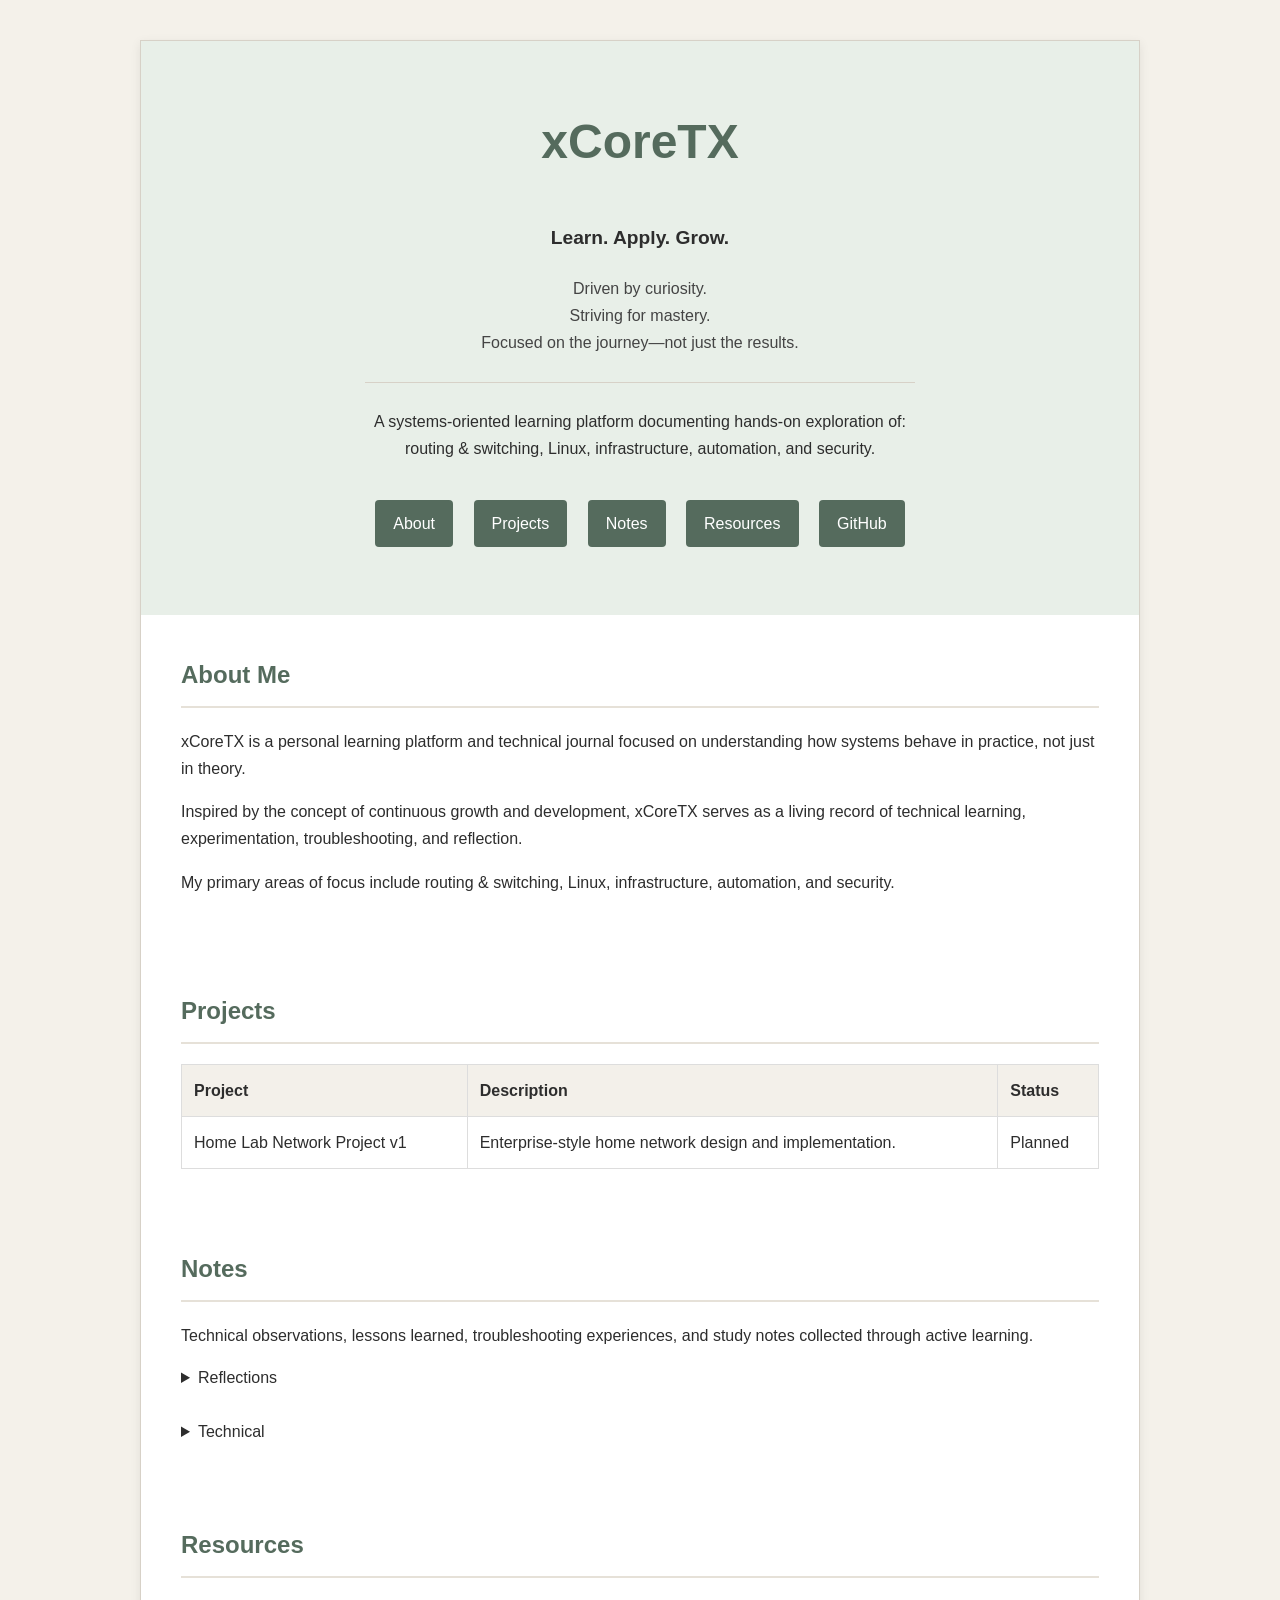
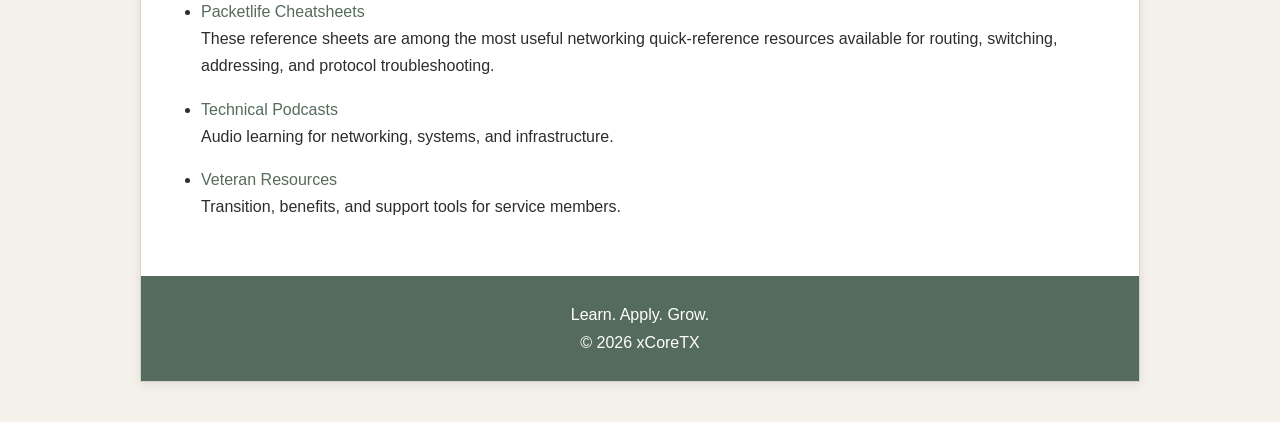
<file: index.html>
<!DOCTYPE html>
<html lang="en">
<head>
  <meta charset="UTF-8">
  <meta name="viewport" content="width=device-width, initial-scale=1.0">
  
  <title>xCoreTX</title>

  <link rel="stylesheet" href="./assets/styles.css">
</head>

<body>

  <div class="container">

    <!-- HERO -->

    <section id="hero">

      <h1>xCoreTX</h1>

      <p class="tagline">Learn. Apply. Grow.</p>

      
      <div class="motto">
        Driven by curiosity.<br>
        Striving for mastery.<br>
        Focused on the journey&mdash;not just the results.
      </div>

      <hr class="hero-divider">

      <p class="mission">
        A systems-oriented learning platform documenting
        hands-on exploration of:<br>
        routing & switching, Linux, infrastructure, automation, and security.
      </p>

      <div class="nav-buttons">
        <a href="#about">About</a>
        <a href="#projects">Projects</a>
        <a href="#notes">Notes</a>
        <a href="#resources">Resources</a>
        <a href="https://github.com/xcoretx" target="_blank" rel="noopener noreferrer">GitHub</a>
      </div>
    
    </section>

    <!-- ABOUT -->

    <section id="about">
      
      <h2>About Me</h2>

      <p>
        xCoreTX is a personal learning platform and technical journal
        focused on understanding how systems behave in practice,
        not just in theory.
      </p>

      <p>
        Inspired by the concept of continuous growth and development,
        xCoreTX serves as a living record of technical learning,
        experimentation, troubleshooting, and reflection.
      </p>

      <p>
        My primary areas of focus include routing & switching, Linux,
        infrastructure, automation, and security.
      </p>
    
    </section>

    <!-- PROJECTS -->

    <section id="projects">

      <h2>Projects</h2>

      <table class="projects-table">

        <tr>
          <th>Project</th>
          <th>Description</th>
          <th>Status</th>
        </tr>

        <tr>
          <td>Home Lab Network Project v1</td>
          <td>Enterprise-style home network design and implementation.</td>
          <td>Planned</td>
        </tr>
        
      </table>
    
    </section>

    <!-- NOTES -->

    <section id="notes">

      <h2>Notes</h2>

      <p>
        Technical observations, lessons learned, troubleshooting
        experiences, and study notes collected through active learning.
      </p>

      <!-- REFLECTIONS -->
      <details>
        <summary>Reflections</summary>
        <ul>
          <li>
            <a href="./notes/reflections/bread-as-infrastructure.html">Bread as Infrastructure</a>
          </li>
          <li>
            <a href="./notes/reflections/debugging-the-human-infrastructure.html">Debugging the Body's Network Infrastructure</a>
          </li>
          <li>
            <a href="./notes/reflections/annual-self-assessment.html">Annual Self-Assessment</a>
          </li>
        </ul>
      </details>

      <br>

      <!-- TECHNICAL -->
      <details>
        <summary>Technical</summary>
        <ul>
          <li>
            <a href="./notes/technical/dns-cloudflare.html">DNS Filtering with Cloudflare 1.1.1.1</a>
          </li>
        </ul>
      </details>

      <!--
      <ul>
        <li>CCNP Enterprise Studies</li>
        <li>Linux Administration Notes</li>
        <li>Networking Concepts</li>
        <li>Automation Experiments</li>
        <li>Security Fundamentals</li>
      </ul>
      -->
      
    </section>

    <!-- RESOURCES -->

    <section id="resources">

      <h2>Resources</h2>

      <ul>
        
        <!-- PACKETLIFE CHEAT SHEETS -->
        <li>
          <p>
            <a href="./resources/packetlife-cheatsheets.html">
              Packetlife Cheatsheets
            </a>
            <br>
            These reference sheets are among the most useful networking quick-reference
            resources available for routing, switching, addressing, and protocol troubleshooting.
          </p>
        </li>
        
        <!-- TECHNICAL PODCASTS -->
        <li>
          <p>
            <a href="./resources/technical-podcasts.html">
              Technical Podcasts
            </a>
            <br>
            Audio learning for networking, systems, and infrastructure.
          </p>
        </li>

        <!-- VETERAN RESOURCES -->        
        <li>
          <p>
            <a href="./resources/veteran-resources.html">
              Veteran Resources
            </a>
            <br>
            Transition, benefits, and support tools for service members.
          </p>
        </li>

      </ul>
    
    </section>

    <!-- FOOTER -->

    <footer>

      Learn. Apply. Grow.<br>
      &copy; 2026 xCoreTX
    
    </footer>
  
  </div>

</body>
</html>
</file>
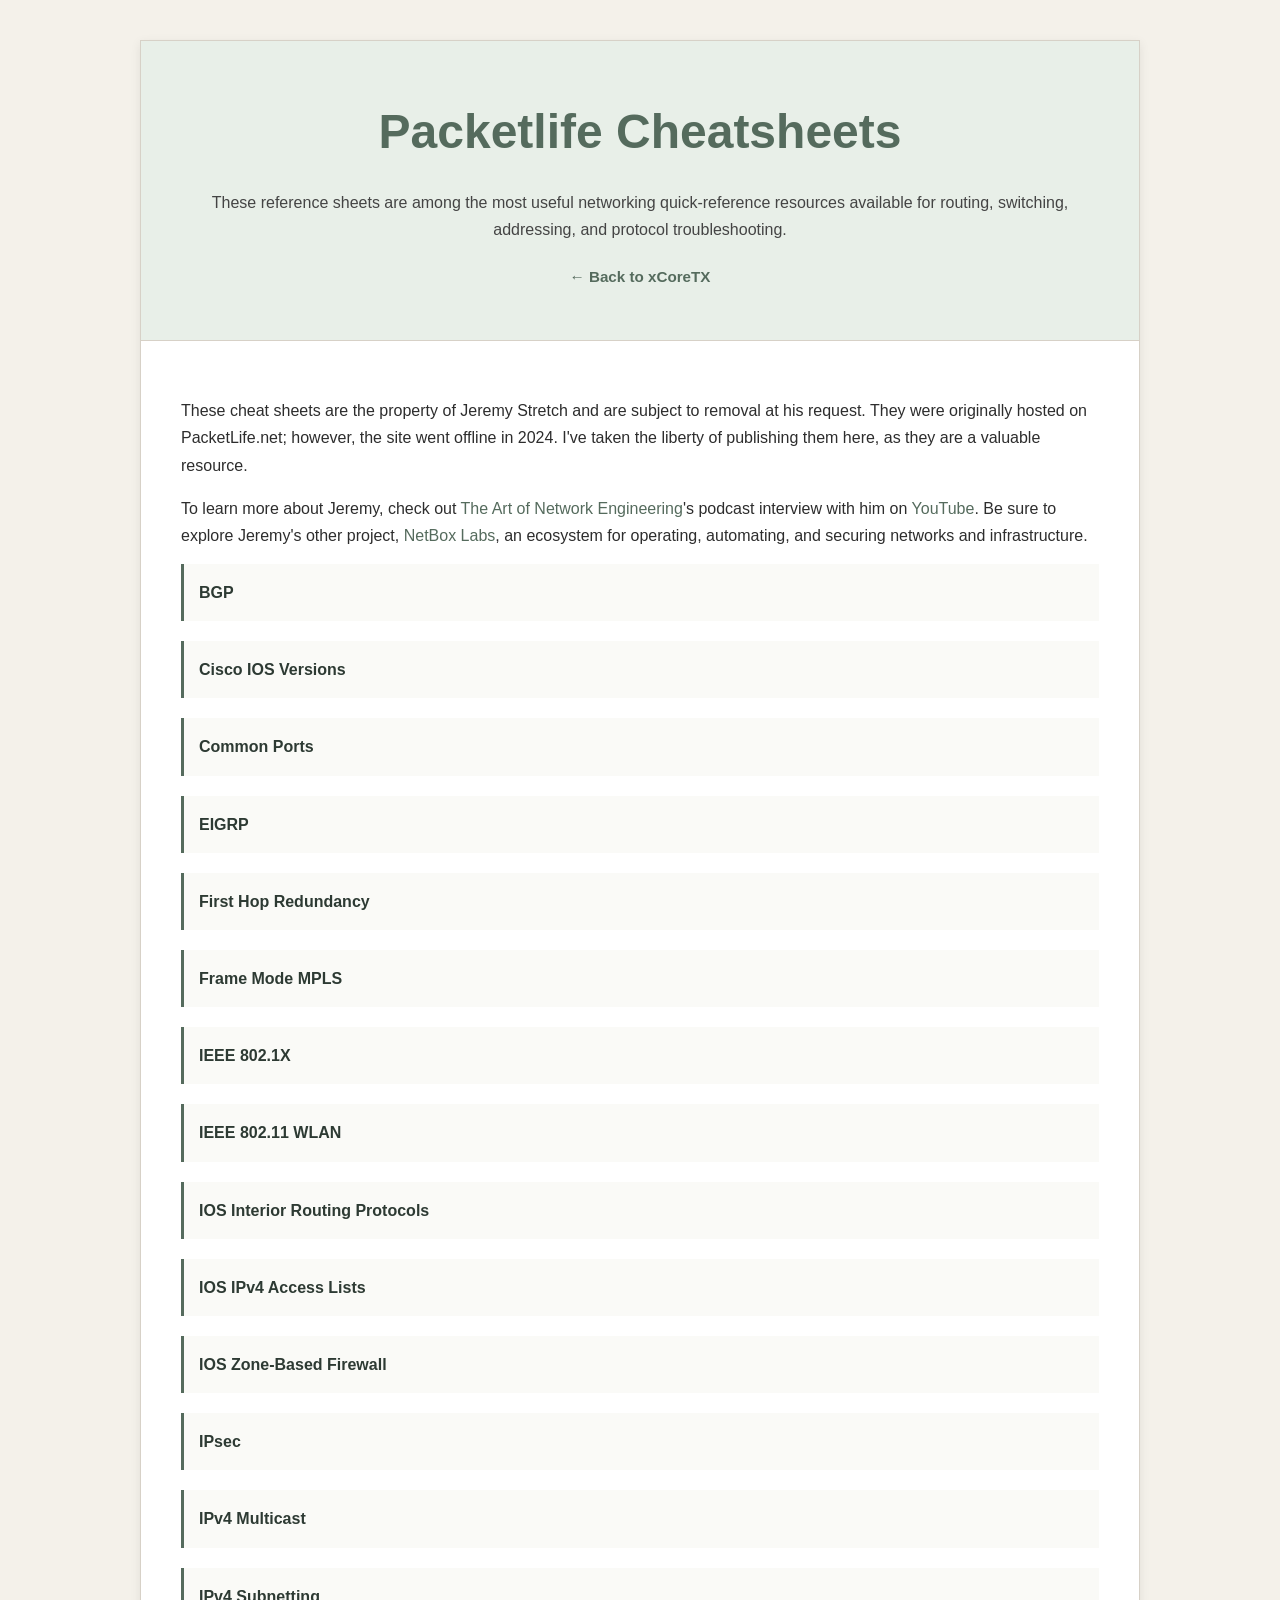
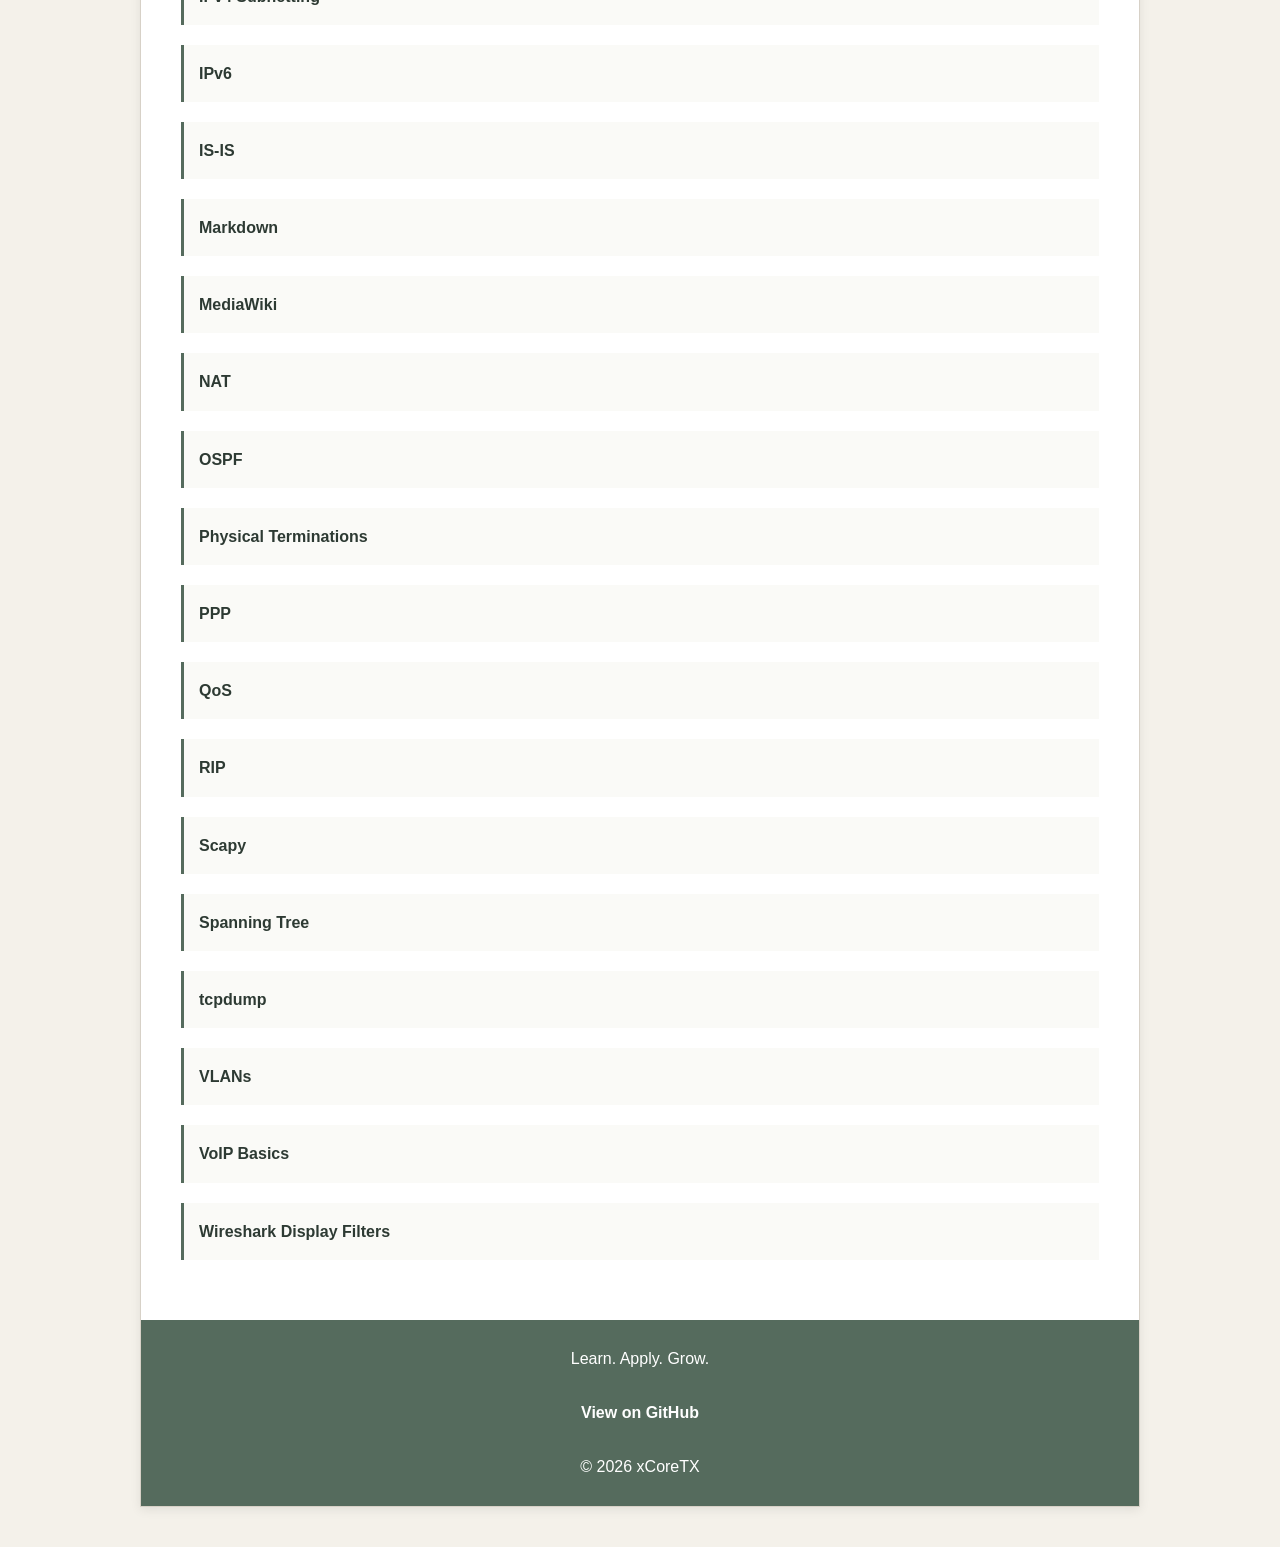
<file: resources/packetlife-cheatsheets.html>
<!DOCTYPE html>
<html lang="en">
  <head>
    <meta charset="UTF-8">
    <meta name="viewport" content="width=device-width, initial-scale=1.0">
    
    <title>Packetlife Cheatsheets | xCoreTX</title>
    
    <link rel="stylesheet" href="../assets/styles.css">
  
  </head>
  
  <body>
    
    <div class="container">
      
      <header class="page-header">
        <h1>Packetlife Cheatsheets</h1>
        <p>
          These reference sheets are among the most useful networking quick-reference
          resources available for routing, switching, addressing, and protocol troubleshooting.
        </p>
        
        <div class="back">
          <a href="../index.html">
            ← Back to xCoreTX
          </a>
        </div>
      </header>
      
      <section>

        <p>
          These cheat sheets are the property of Jeremy Stretch and are subject to removal at his request.
          They were originally hosted on PacketLife.net; however, the site went offline in 2024.
          I've taken the liberty of publishing them here, as they are a valuable resource.
        </p>

        <p>
          To learn more about Jeremy, check out
          <a href="https://artofnetworkengineering.com" target="_blank">The Art of Network Engineering</a>'s podcast interview with him on
          <a href="https://www.youtube.com/watch?v=HYIT5nvWpQA" target="_blank">YouTube</a>.
          Be sure to explore Jeremy's other project,
          <a href="https://netboxlabs.com/" target="_blank">NetBox Labs</a>, an ecosystem for operating, automating, and securing networks and infrastructure.
        </p>

        <!-- PACKETLIFE CHEATSHEETS -->

        <!-- BGP -->
         <div class="resource-card">
           <a href="../assets/pdfs/packetlife/bgp.pdf" target="_blank">
             BGP
           </a>
         </div>

        <!-- CISCO IOS VERSIONS -->
        <div class="resource-card">
          <a href="../assets/pdfs/packetlife/cisco-ios-versions.pdf" target="_blank">
            Cisco IOS Versions
          </a>
        </div>

        <!-- COMMON PORTS -->
        <div class="resource-card">
          <a href="../assets/pdfs/packetlife/common-ports.pdf" target="_blank">
            Common Ports
          </a>
        </div>

        <!-- EIGRP -->
        <div class="resource-card">
          <a href="../assets/pdfs/packetlife/eigrp.pdf" target="_blank">
            EIGRP
          </a>
        </div>

        <!-- FIRST HOP REDUNDANCY -->
        <div class="resource-card">
          <a href="../assets/pdfs/packetlife/first-hop-redundancy.pdf" target="_blank">
            First Hop Redundancy
          </a>
        </div>

        <!-- FRAME MODE MPLS -->
        <div class="resource-card">
          <a href="../assets/pdfs/packetlife/frame-mode-mpls.pdf" target="_blank">
            Frame Mode MPLS
          </a>
        </div>

        <!-- IEEE.802.1X -->
        <div class="resource-card">
          <a href="../assets/pdfs/packetlife/ieee-802-1x.pdf" target="_blank">
            IEEE 802.1X
          </a>
        </div>

        <!-- IEEE 802.11 WLAN -->
        <div class="resource-card">
          <a href="../assets/pdfs/packetlife/ieee-802-11-wlan.pdf" target="_blank">
            IEEE 802.11 WLAN
          </a>
        </div>

        <!-- IOS INTERIOR ROUTING PROTOCOLS -->
        <div class="resource-card">
          <a href="../assets/pdfs/packetlife/ios-interior-routing-protocols.pdf" target="_blank">
            IOS Interior Routing Protocols
          </a>
        </div>

        <!-- IOS IPV4 ACCESS LISTS -->
        <div class="resource-card">
          <a href="../assets/pdfs/packetlife/ios-ipv4-access-lists.pdf" target="_blank">
            IOS IPv4 Access Lists
          </a>
        </div>

        <!-- IOS ZONE-BASED FIREWALL -->
        <div class="resource-card">
          <a href="../assets/pdfs/packetlife/ios-zone-based-firewall.pdf" target="_blank">
            IOS Zone-Based Firewall
          </a>
        </div>

        <!-- IPSEC -->
        <div class="resource-card">
          <a href="../assets/pdfs/packetlife/ipsec.pdf" target="_blank">
            IPsec
          </a>
        </div>

        <!-- IPV4 MULTICAST -->
        <div class="resource-card">
          <a href="../assets/pdfs/packetlife/ipv4-multicast.pdf" target="_blank">
            IPv4 Multicast
          </a>
        </div>

        <!-- IPV4 SUBNETTING -->
        <div class="resource-card">
          <a href="../assets/pdfs/packetlife/ipv4-subnetting.pdf" target="_blank">
            IPv4 Subnetting
          </a>
        </div>

        <!-- IPV6 -->
        <div class="resource-card">
          <a href="../assets/pdfs/packetlife/ipv6.pdf" target="_blank">
            IPv6
          </a>
        </div>

        <!-- IS-IS -->
        <div class="resource-card">
          <a href="../assets/pdfs/packetlife/is-is.pdf" target="_blank">
            IS-IS
          </a>
        </div>

        <!-- MARKDOWN -->
        <div class="resource-card">
          <a href="../assets/pdfs/packetlife/markdown.pdf" target="_blank">
            Markdown
          </a>
        </div>

        <!-- MEDIAWIKI -->
        <div class="resource-card">
          <a href="../assets/pdfs/packetlife/mediawiki.pdf" target="_blank">
            MediaWiki
          </a>
        </div>

        <!-- NAT -->
        <div class="resource-card">
          <a href="../assets/pdfs/packetlife/nat.pdf" target="_blank">
            NAT
          </a>
        </div>

        <!-- OSPF -->
        <div class="resource-card">
          <a href="../assets/pdfs/packetlife/ospf.pdf" target="_blank">
            OSPF
          </a>
        </div>

        <!-- PHYSICAL TERMINATIONS -->
        <div class="resource-card">
          <a href="../assets/pdfs/packetlife/physical-terminations.pdf" target="_blank">
            Physical Terminations
          </a>
        </div>

        <!-- PPP -->
        <div class="resource-card">
          <a href="../assets/pdfs/packetlife/ppp.pdf" target="_blank">
            PPP
          </a>
        </div>
        
        <!-- QOS -->
        <div class="resource-card">
          <a href="../assets/pdfs/packetlife/qos.pdf" target="_blank">
            QoS
          </a>
        </div>
        
        <!-- RIP -->
        <div class="resource-card">
          <a href="../assets/pdfs/packetlife/rip.pdf" target="_blank">
            RIP
          </a>
        </div>
        
        <!-- SCAPY -->
        <div class="resource-card">
          <a href="../assets/pdfs/packetlife/scapy.pdf" target="_blank">
            Scapy
          </a>
        </div>

        <!-- SPANNING TREE -->
        <div class="resource-card">
          <a href="../assets/pdfs/packetlife/spanning-tree.pdf" target="_blank">
            Spanning Tree
          </a>
        </div>
        
        <!-- TCPDUMP -->
        <div class="resource-card">
          <a href="../assets/pdfs/packetlife/tcpdump.pdf" target="_blank">
            tcpdump
          </a>
        </div>
        
        <!-- VLANS -->
        <div class="resource-card">
          <a href="../assets/pdfs/packetlife/vlans.pdf" target="_blank">
            VLANs
          </a>
        </div>

        <!-- VOIP BASICS -->
        <div class="resource-card">
          <a href="../assets/pdfs/packetlife/voip-basics.pdf" target="_blank">
            VoIP Basics
          </a>
        </div>

        <!-- WIRESHARK DISPLAY FILTERS -->
        <div class="resource-card">
          <a href="../assets/pdfs/packetlife/wireshark-display-filters.pdf" target="_blank">
            Wireshark Display Filters
          </a>
        </div>
      
      </section>
      
      <!-- FOOTER -->
      <footer>
        Learn. Apply. Grow.
        <br><br>

        <a href="https://github.com/xcoretx" target="_blank" rel="noopener noreferrer">
          View on GitHub
        </a>
        <br><br>
        
        &copy; 2026 xCoreTX
      </footer>
    
    </div>
  
  </body>
</html>
</file>
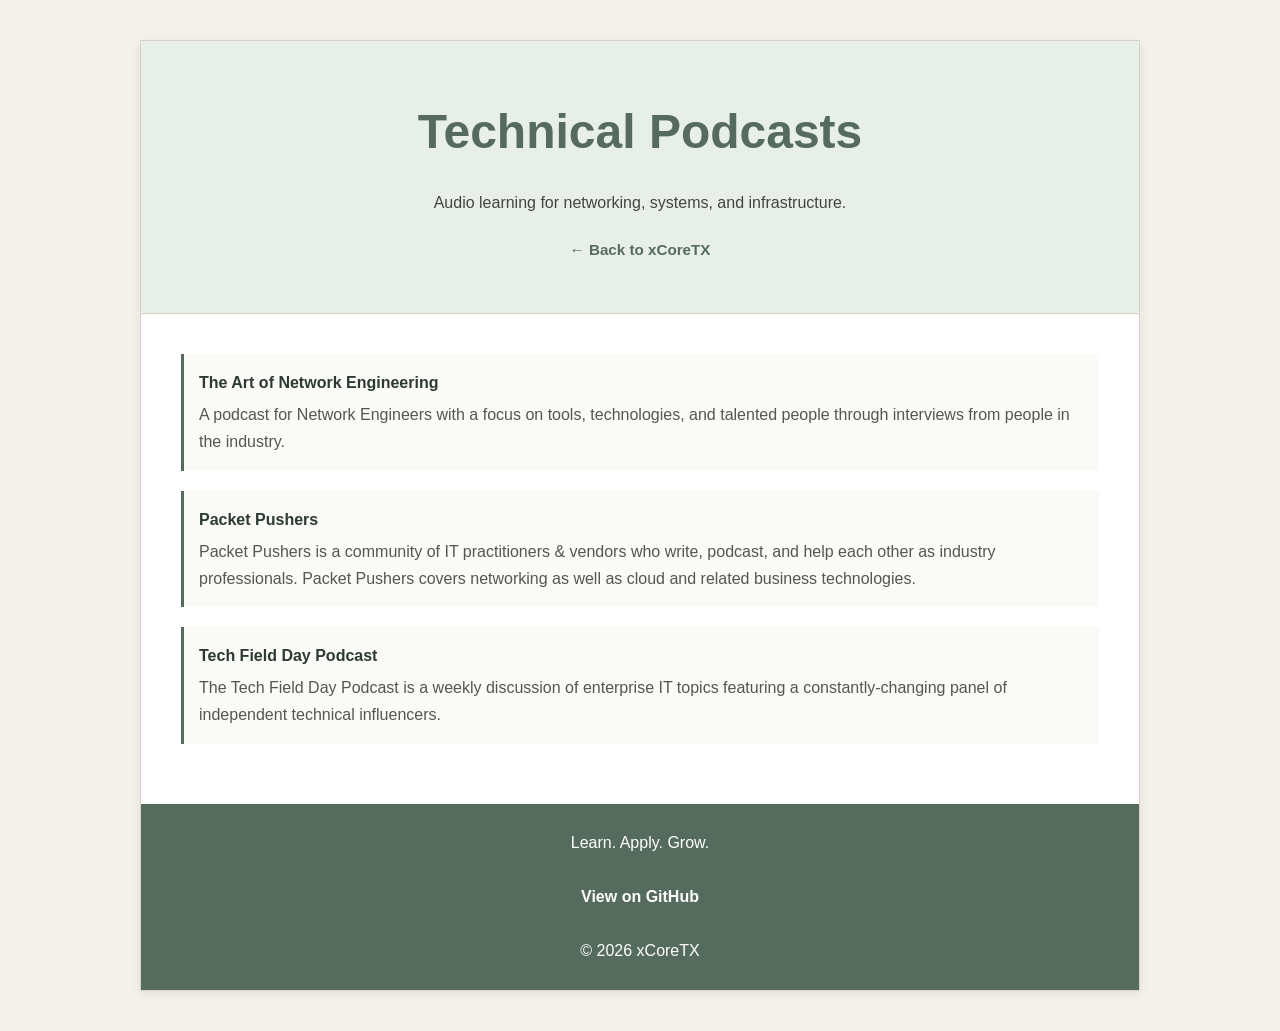
<file: resources/technical-podcasts.html>
<!DOCTYPE html>
<html lang="en">
  <head>
    <meta charset="UTF-8">
    <meta name="viewport" content="width=device-width, initial-scale=1.0">
    
    <title>Technical Podcasts | xCoreTX</title>
    
    <link rel="stylesheet" href="../assets/styles.css">
  
  </head>
  
  <body>
    
    <div class="container">
      
      <header class="page-header">
        <h1>Technical Podcasts</h1>
        <p>
          Audio learning for networking, systems, and infrastructure.
        </p>
        
        <div class="back">
          <a href="../index.html">
            ← Back to xCoreTX
          </a>
        </div>
      </header>
      
      <section>
        
        <!-- THE ART OF NETWORK ENGINEERING -->
        <div class="resource-card">
          <a href="https://artofnetworkengineering.com/" target="_blank">
            The Art of Network Engineering
          </a>
          <p>
            A podcast for Network Engineers with a focus on tools, technologies,
            and talented people through interviews from people in the industry.
          </p>
        </div>

        <!-- PACKET PUSHERS -->
        <div class="resource-card">
          <a href="https://packetpushers.net/" target="_blank">
            Packet Pushers
          </a>
          <p>
            Packet Pushers is a community of IT practitioners & vendors who write, podcast,
            and help each other as industry professionals. Packet Pushers covers networking
            as well as cloud and related business technologies.
          </p>
        </div>

        <!-- TECH FIELD DAY PODCAST -->
        <div class="resource-card">
          <a href="https://techfieldday.com/podcast/" target="_blank">
            Tech Field Day Podcast
          </a>
          <p>
            The Tech Field Day Podcast is a weekly discussion of enterprise IT topics
            featuring a constantly-changing panel of independent technical influencers.
          </p>
        </div>
      
      </section>

      <!-- FOOTER -->
      <footer>
        
        Learn. Apply. Grow.
        
        <br><br>
        
        <a href="https://github.com/xcoretx" target="_blank" rel="noopener noreferrer">
          View on GitHub
        </a>
        
        <br><br>
        
        &copy; 2026 xCoreTX
      
      </footer>
    
    </div>
  
  </body>
</html>
</file>
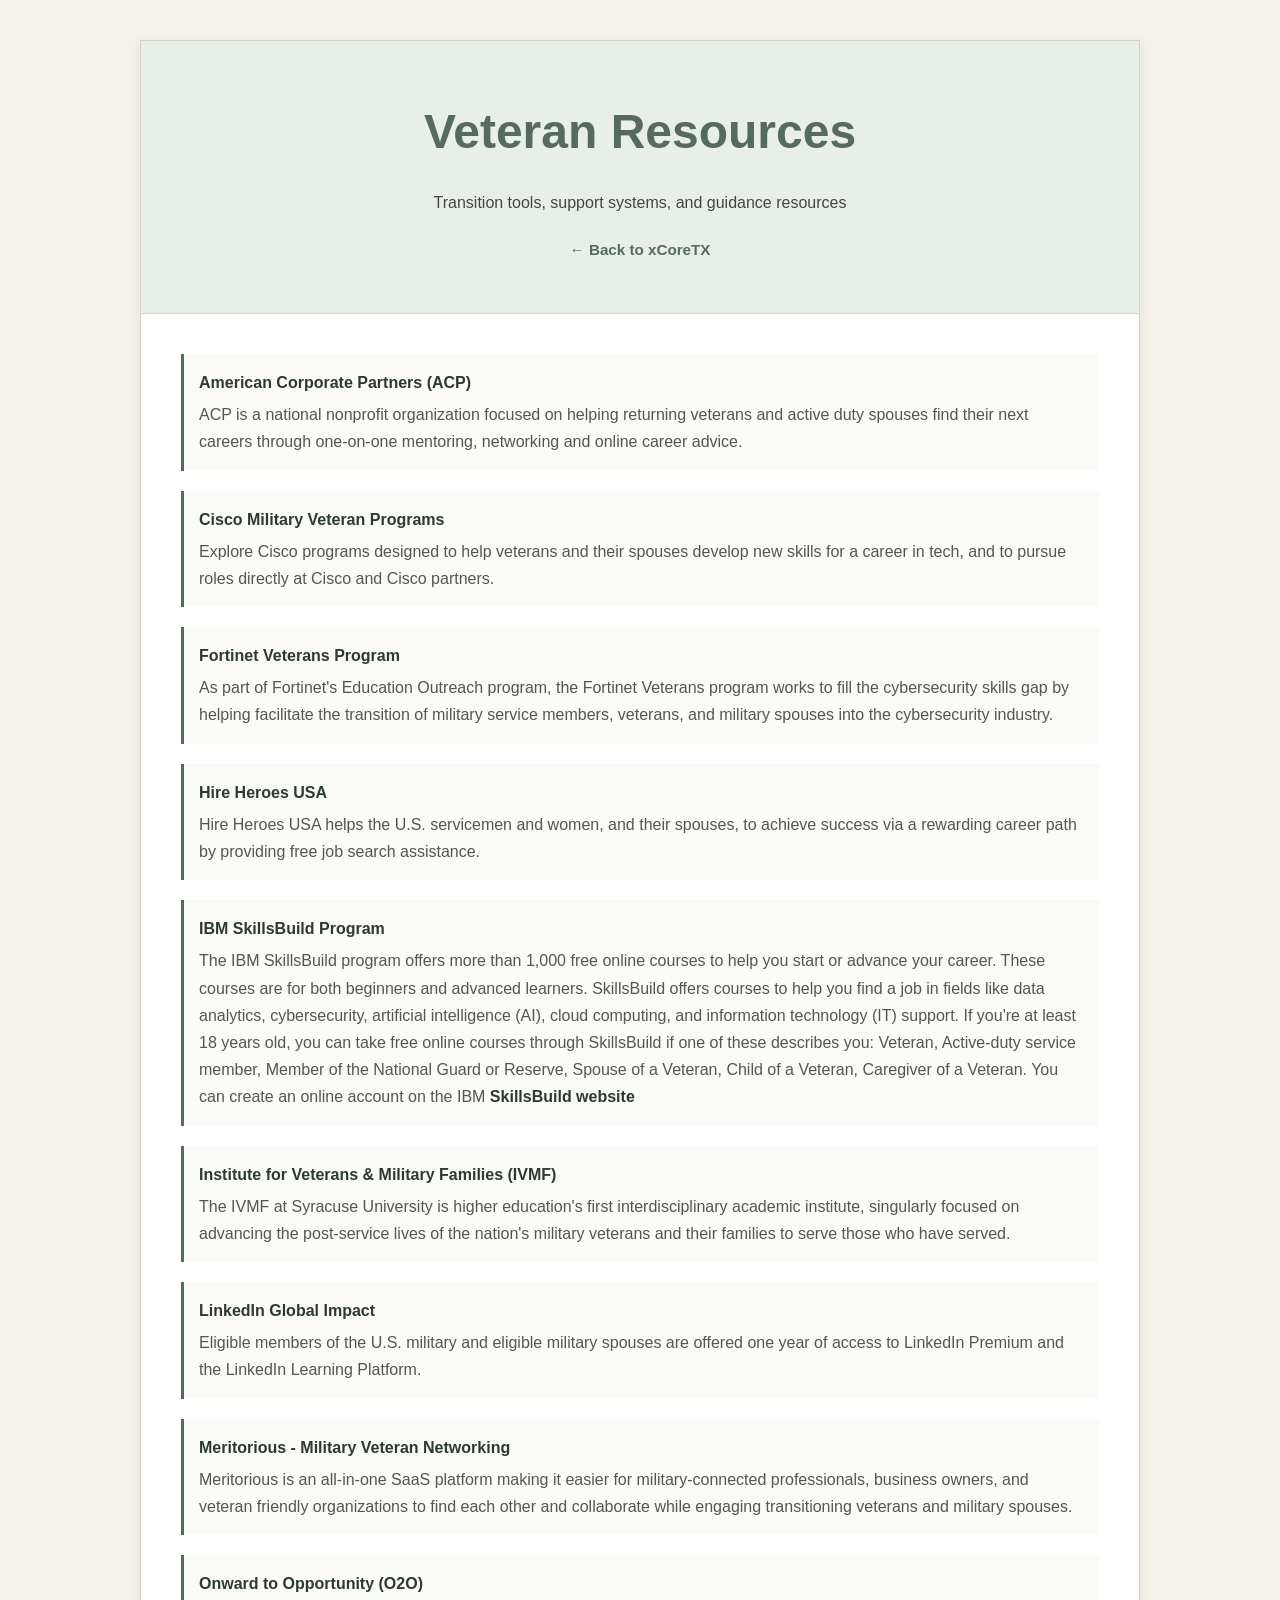
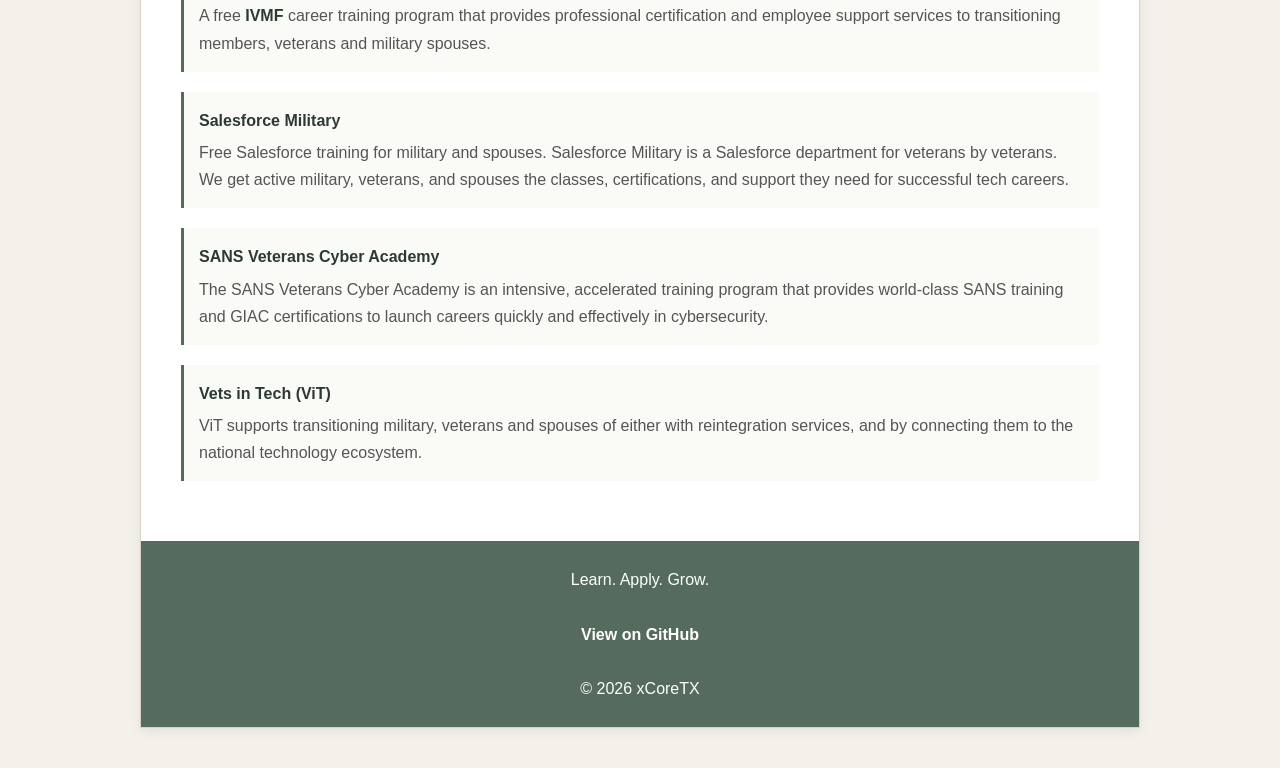
<file: resources/veteran-resources.html>
<!DOCTYPE html>
<html lang="en">
  <head>
    <meta charset="UTF-8">
    <meta name="viewport" content="width=device-width, initial-scale=1.0">
    
    <title>Veteran Resources | xCoreTX</title>
    
    <link rel="stylesheet" href="../assets/styles.css">
  </head>
  
  <body>
    
    <div class="container">

      <header class="page-header">
        <h1>Veteran Resources</h1>
        <p>
          Transition tools, support systems, and guidance resources
        </p>

        <div class="back">
          <a href="../index.html">
            ← Back to xCoreTX
          </a>
        </div>
      </header>
      
      <section>
        
        <!-- AMERICAN CORPORATE PARTNERS (ACP) -->
        <div class="resource-card">
          <a href="https://www.acp-usa.org/" target="_blank">
            American Corporate Partners (ACP)
          </a>
          <p>ACP is a national nonprofit organization focused on helping
            returning veterans and active duty spouses find their next careers
            through one-on-one mentoring, networking and online career advice.
          </p>
        </div>

        <!-- CISCO MILITARY VETERAN PROGRAMS -->
        <div class="resource-card">
          <a href="https://www.cisco.com/c/en/us/about/csr/impact/education/veterans-program.html" target="_blank">
            Cisco Military Veteran Programs
          </a>
          <p>
            Explore Cisco programs designed to help veterans and their spouses
            develop new skills for a career in tech, and to pursue roles directly
            at Cisco and Cisco partners.
          </p>
        </div>

        <!-- FORTINET VETERANS PROGRAM -->
        <div class="resource-card">
          <a href="https://www.fortinet.com/training/veterans-program" target="_blank">
            Fortinet Veterans Program
          </a>
          <p>
            As part of Fortinet's Education Outreach program, the Fortinet Veterans program
            works to fill the cybersecurity skills gap by helping facilitate the transition
            of military service members, veterans, and military spouses into the cybersecurity industry.
          </p>
        </div>

        <!-- HIRE HEROES USA -->
        <div class="resource-card">
          <a href="https://www.hireheroesusa.org/" target="_blank">
            Hire Heroes USA
          </a>
          <p>
            Hire Heroes USA helps the U.S. servicemen and women, and their spouses,
            to achieve success via a rewarding career path by providing free job search assistance.
          </p>
        </div>

        <!-- IBM SKILLSBUILD PROGRAM -->
        <div class="resource-card">
          <a href="https://www.va.gov/education/other-va-education-benefits/ibm-skillsbuild-program/" target="_blank">
            IBM SkillsBuild Program
          </a>
          <p>The IBM SkillsBuild program offers more than 1,000 free online courses to
            help you start or advance your career. These courses are for both beginners
            and advanced learners. SkillsBuild offers courses to help you find a job
            in fields like data analytics, cybersecurity, artificial intelligence (AI),
            cloud computing, and information technology (IT) support. If you're at least
            18 years old, you can take free online courses through SkillsBuild if one of
            these describes you: Veteran, Active-duty service member, Member of the National Guard
            or Reserve, Spouse of a Veteran, Child of a Veteran, Caregiver of a Veteran.
            You can create an online account on the IBM
            <a href="https://sb-auth.skillsbuild.org/signup?ngo-id=0273&mgr=1388711REG&mgr2=1388710REG" target="_blank">
              SkillsBuild website
            </a>
          </p>
        </div>

        <!-- INSTITUTE FOR VETERANS & MILITARY FAMILIES (IVMF) -->
        <div class="resource-card">
          <a href="https://ivmf.syracuse.edu/" target="_blank">
            Institute for Veterans & Military Families (IVMF)
          </a>
          <p>
            The IVMF at Syracuse University is higher education's first interdisciplinary
            academic institute, singularly focused on advancing the post-service lives
            of the nation's military veterans and their families to serve those who have served.
          </p>
        </div>

        <!-- LINKEDIN GLOBAL IMPACT -->
        <div class="resource-card">
          <a href="https://socialimpact.linkedin.com/programs/veterans" target="_blank">
            LinkedIn Global Impact
          </a>
          <p>
            Eligible members of the U.S. military and eligible military spouses are offered
            one year of access to LinkedIn Premium and the LinkedIn Learning Platform.
          </p>
        </div>

        <!-- MERITORIOUS -->
        <div class="resource-card">
          <a href="https://meritorious.us/" target="_blank">
            Meritorious - Military Veteran Networking
          </a>
          <p>
            Meritorious is an all-in-one SaaS platform making it easier for
            military-connected professionals, business owners, and veteran friendly
            organizations to find each other and collaborate while engaging transitioning veterans and military spouses.
          </p>
        </div>

        <!-- ONWARD TO OPPORTUNITY (O2O) -->
        <div class="resource-card">
          <a href="https://ivmf.syracuse.edu/programs/career-training/" target="_blank">
            Onward to Opportunity (O2O)
          </a>
          <p>
            A free
            <a href="https://ivmf.syracuse.edu/" target="_blank">
              IVMF
            </a>
            career training program that provides professional certification
            and employee support services to transitioning members, veterans and military spouses.
          </p>
        </div>

        <!-- SALESFORCE MILITARY -->
        <div class="resource-card">
          <a href="https://veterans.my.site.com/s/" target="_blank">
            Salesforce Military
          </a>
          <p>
            Free Salesforce training for military and spouses. Salesforce Military is
            a Salesforce department for veterans by veterans. We get active military,
            veterans, and spouses the classes, certifications, and support they need
            for successful tech careers.
          </p>
        </div>

        <!-- SANS VETERANS CYBER ACADEMY -->
        <div class="resource-card">
          <a href="https://www.sans.org/cyber-academy/vetsuccess/" target="_blank">
            SANS Veterans Cyber Academy
          </a>
          <p>
            The SANS Veterans Cyber Academy is an intensive, accelerated training program
            that provides world-class SANS training and GIAC certifications to launch
            careers quickly and effectively in cybersecurity.
          </p>
        </div>

        <!-- VETS IN TECH (VIT) -->
        <div class="resource-card">
          <a href="https://vetsintech.co/" target="_blank">
            Vets in Tech (ViT)
          </a>
          <p>
            ViT supports transitioning military, veterans and spouses of either with
            reintegration services, and by connecting them to the national technology ecosystem.
          </p>
        </div>
      
      </section>

      <!-- FOOTER -->
      <footer>
        
        Learn. Apply. Grow.
        
        <br><br>
        
        <a href="https://github.com/xcoretx" target="_blank" rel="noopener noreferrer">
          View on GitHub
        </a>
        
        <br><br>
        
        &copy; 2026 xCoreTX
      
      </footer>
    
    </div>
  
  </body>
</html>
</file>
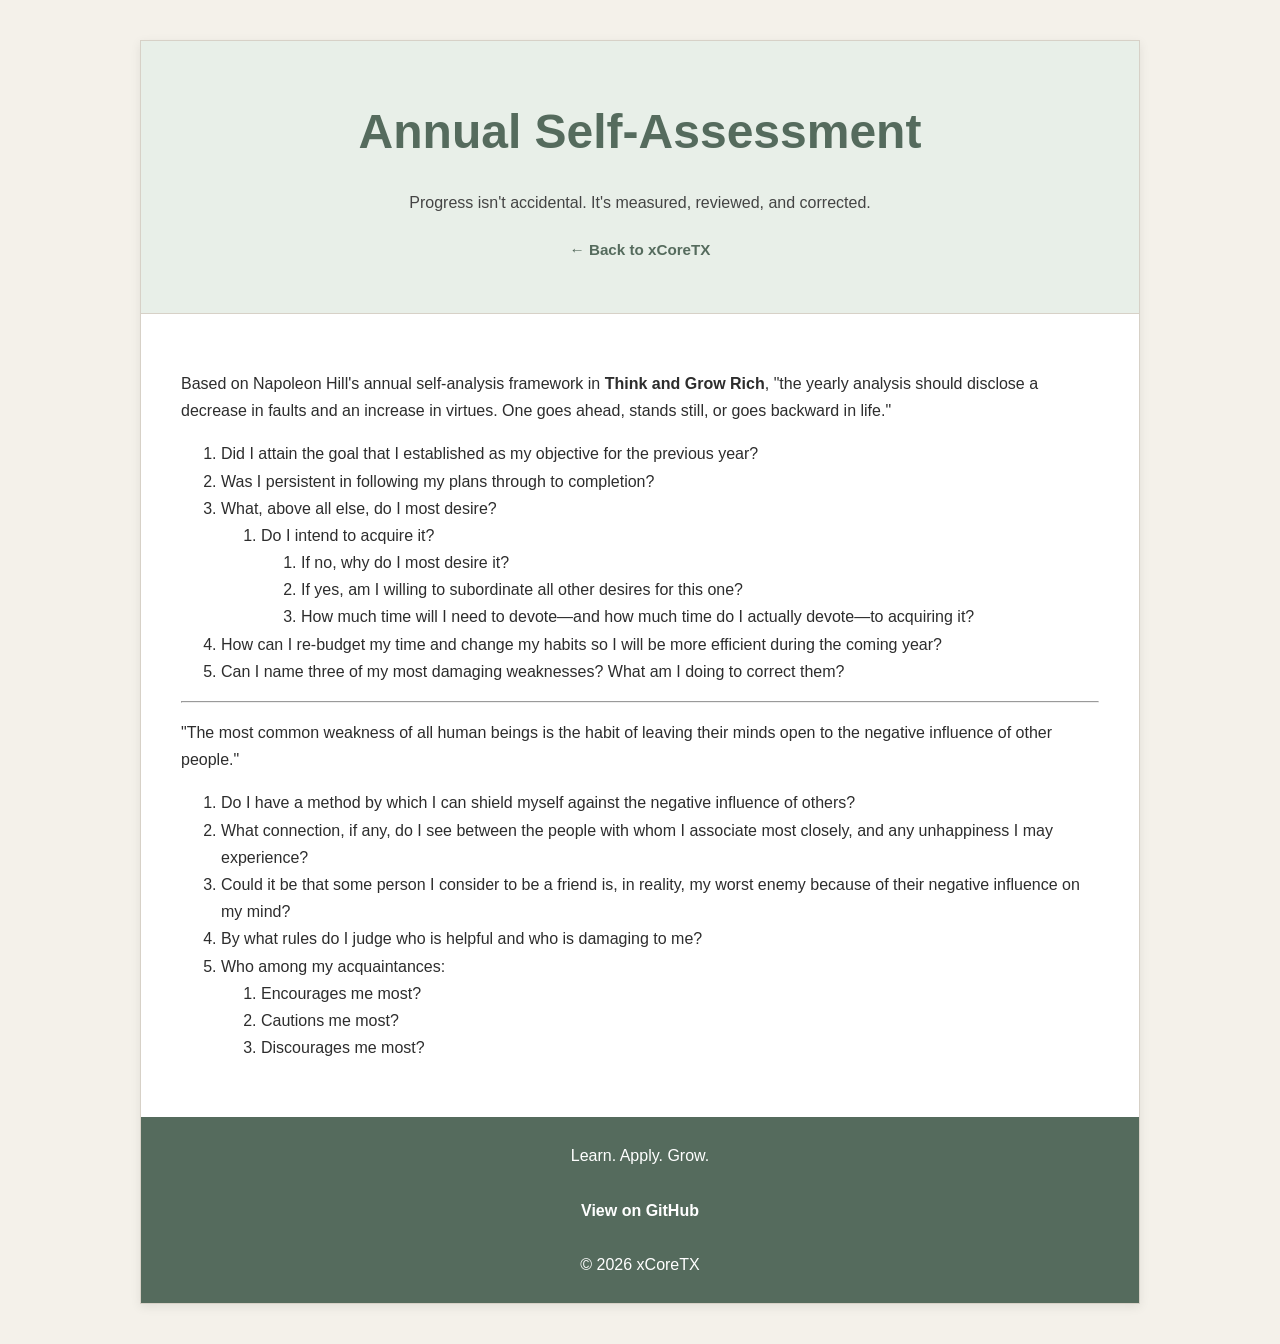
<file: notes/reflections/annual-self-assessment.html>
<!DOCTYPE html>
<html lang="en">
  <head>
    <meta charset="UTF-8">
    <meta name="viewport" content="width=device-width, initial-scale=1.0">
    
    <title>Annual Self-Assessment | xCoreTX</title>
    
    <link rel="stylesheet" href="../../assets/styles.css">
  
  </head>
  
  <body>
    
    <div class="container">
      
      <header class="page-header">
        <h1>Annual Self-Assessment</h1>
        <p>
          Progress isn't accidental. It's measured, reviewed, and corrected.
        </p>
        
        <div class="back">
          <a href="../../index.html">
            ← Back to xCoreTX
          </a>
        </div>
      </header>
      
      <section>
        <p>
          Based on Napoleon Hill's annual self-analysis framework in <strong>Think and Grow Rich</strong>,
          "the yearly analysis should disclose a decrease in faults and an increase in virtues.
          One goes ahead, stands still, or goes backward in life."
        </p>

        <ol>
          <li>Did I attain the goal that I established as my objective for the previous year?</li>
          <li>Was I persistent in following my plans through to completion?</li>
          <li>
            What, above all else, do I most desire?
            <ol>
              <li>Do I intend to acquire it?</li>
              <ol>
                <li>If no, why do I most desire it?</li>
                <li>If yes, am I willing to subordinate all other desires for this one?</li>
                <li>How much time will I need to devote&mdash;and how much time do I actually devote&mdash;to acquiring it?</li>
              </ol>
            </ol>
          </li>
          <li>How can I re-budget my time and change my habits so I will be more efficient during the coming year?</li>
          <li>Can I name three of my most damaging weaknesses? What am I doing to correct them?</li>
        </ol>

        <hr>

        <p>
          "The most common weakness of all human beings is the habit of leaving
          their minds open to the negative influence of other people."
        </p>

        <ol>
          <li>
            Do I have a method by which I can shield myself against the negative influence of others?
          </li>
          <li>
            What connection, if any, do I see between the people with whom I associate most closely, and any unhappiness I may experience?
          </li>
          <li>
            Could it be that some person I consider to be a friend is, in reality, my worst enemy because of their negative influence on my mind?
          </li>
          <li>
            By what rules do I judge who is helpful and who is damaging to me?
          </li>
          <li>
            Who among my acquaintances:
            <ol>
              <li>
                Encourages me most?
              </li>
              <li>
                Cautions me most?
              </li>
              <li>
                Discourages me most?
              </li>
            </ol>
          </li>
        </ol>
      
      </section>

      <!-- FOOTER -->
      <footer>
        
        Learn. Apply. Grow.
        
        <br><br>
        
        <a href="https://github.com/xcoretx" target="_blank" rel="noopener noreferrer">
          View on GitHub
        </a>
        
        <br><br>
        
        &copy; 2026 xCoreTX
      
      </footer>
    
    </div>
  
  </body>
</html>
</file>
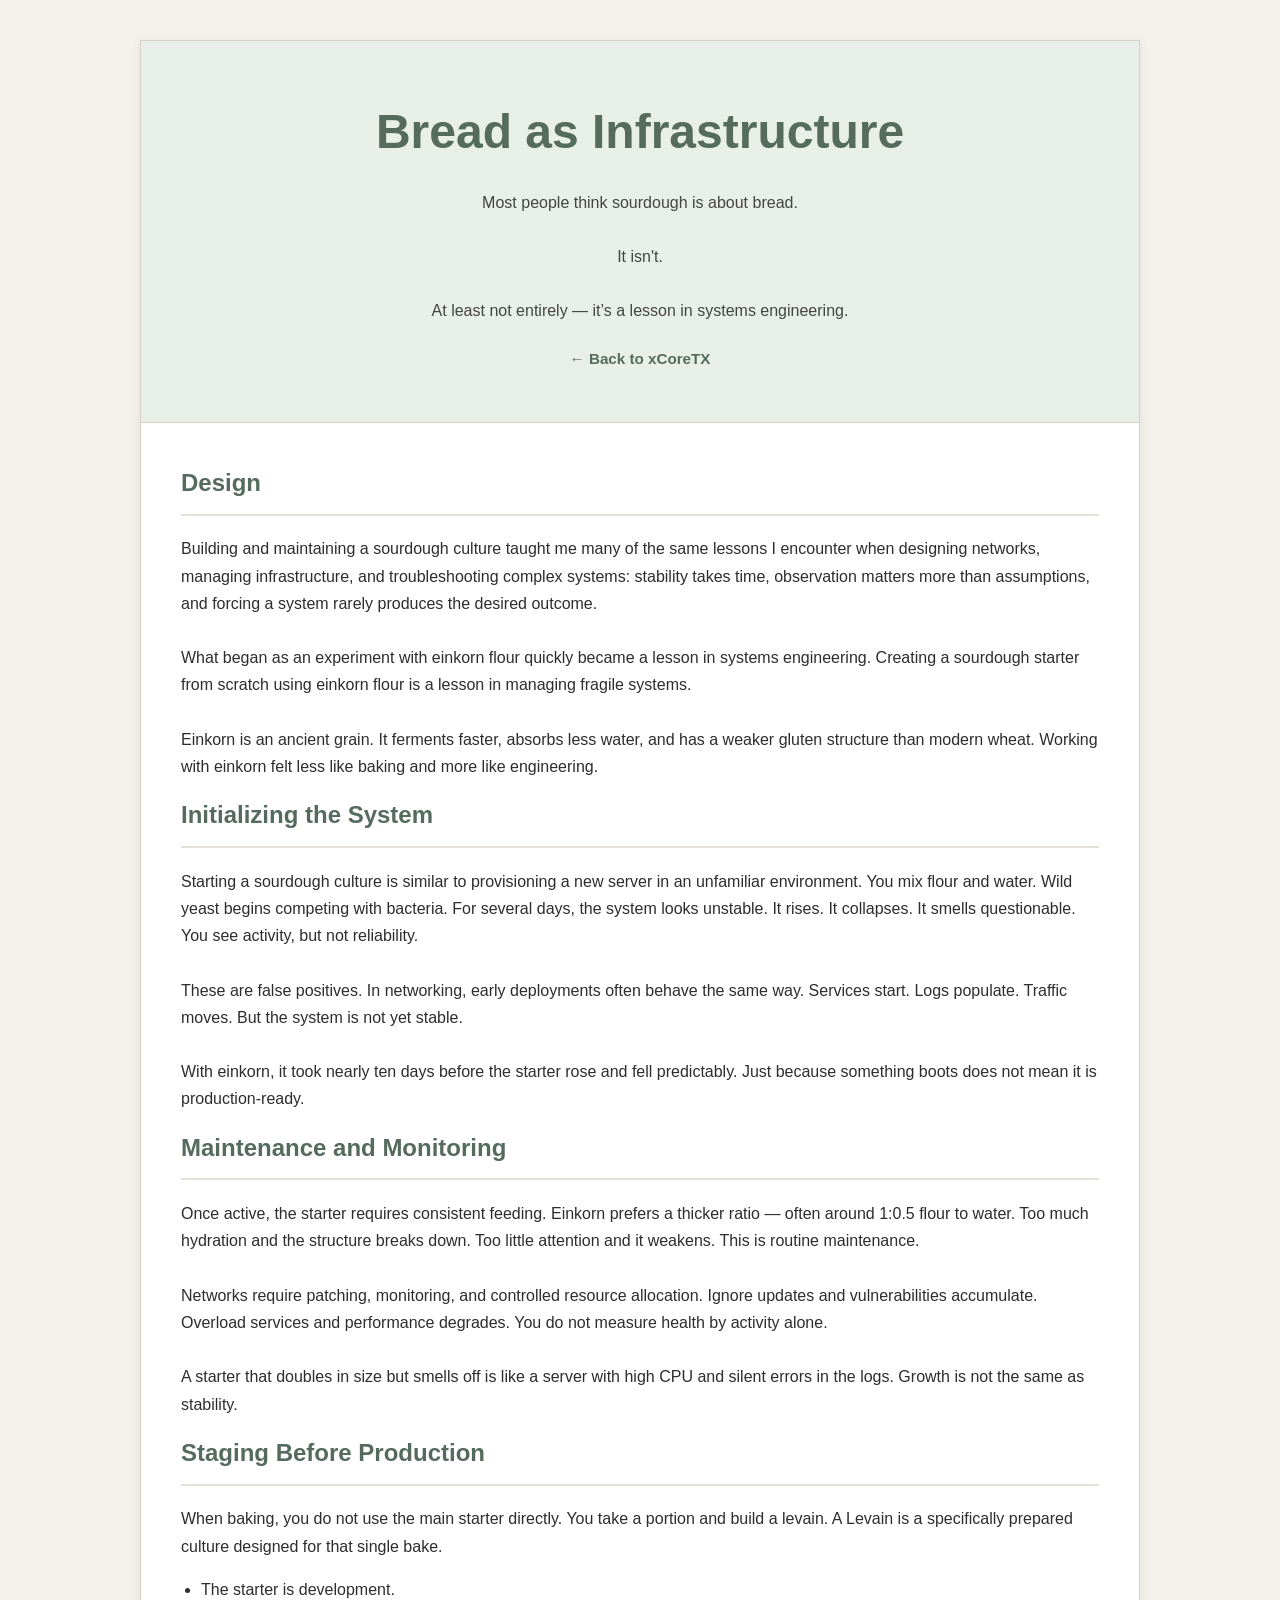
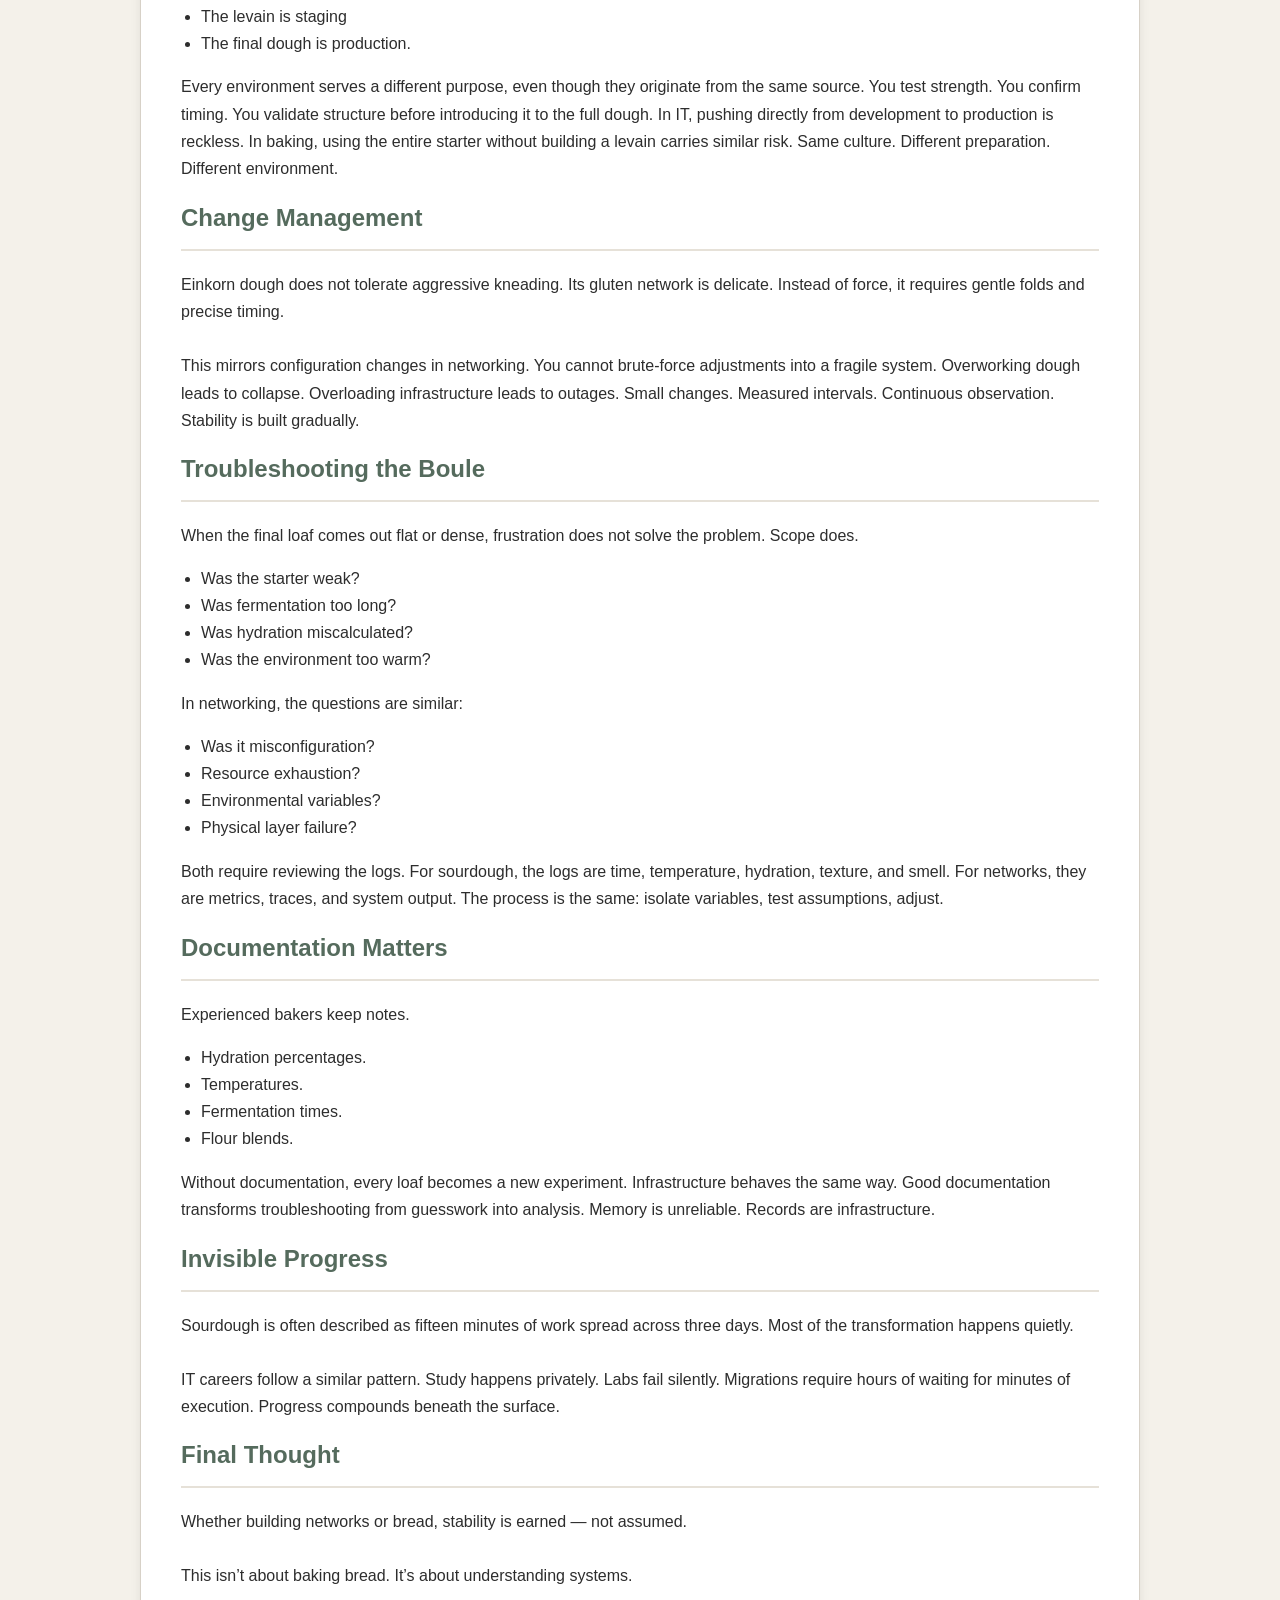
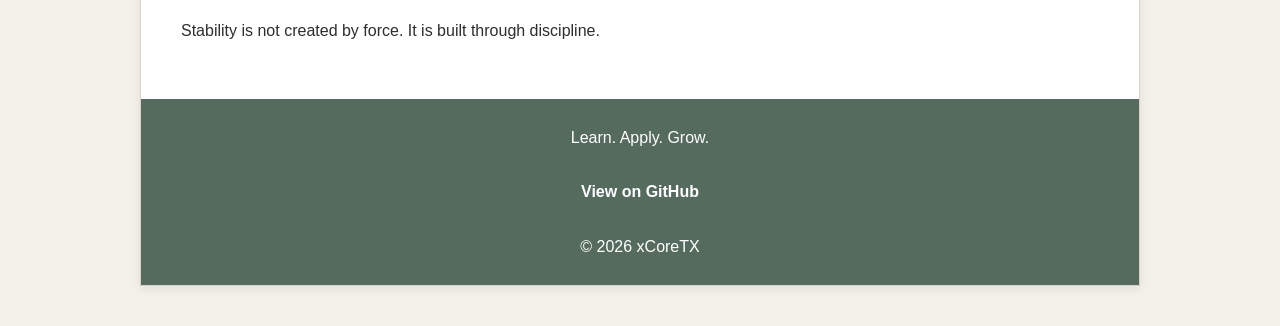
<file: notes/reflections/bread-as-infrastructure.html>
<!DOCTYPE html>
<html lang="en">
  <head>
    <meta charset="UTF-8">
    <meta name="viewport" content="width=device-width, initial-scale=1.0">
    
    <title>Bread as Infrastructure | xCoreTX</title>
    
    <link rel="stylesheet" href="../../assets/styles.css">
  
  </head>
  
  <body>
    
    <div class="container">
      
      <header class="page-header">
        <h1>Bread as Infrastructure</h1>
        <p>
          Most people think sourdough is about bread.
          <br><br>
          It isn't.
          <br><br>
          At least not entirely — it’s a lesson in systems engineering.
        </p>
        
        <div class="back">
          <a href="../../index.html">
            ← Back to xCoreTX
          </a>
        </div>
      </header>
      
      <section>

        <h2>Design</h2>
        <p>
          Building and maintaining a sourdough culture taught me many of the same lessons
          I encounter when designing networks, managing infrastructure, and troubleshooting
          complex systems: stability takes time, observation matters more than assumptions,
          and forcing a system rarely produces the desired outcome.
          <br><br>
          
          What began as an experiment with einkorn flour quickly became a lesson in systems engineering.
          Creating a sourdough starter from scratch using einkorn flour is a lesson in managing fragile systems.
          <br><br>
          
          Einkorn is an ancient grain. It ferments faster, absorbs less water, and has a weaker gluten structure
          than modern wheat. Working with einkorn felt less like baking and more like engineering.
        </p>

        <h2>Initializing the System</h2>
        <p>
          Starting a sourdough culture is similar to provisioning a new server in an unfamiliar environment.
          You mix flour and water. Wild yeast begins competing with bacteria. For several days, the system looks unstable.
          It rises. It collapses. It smells questionable. You see activity, but not reliability.
          <br><br>
          
          These are false positives. In networking, early deployments often behave the same way. Services start. Logs populate.
          Traffic moves. But the system is not yet stable.
          <br><br>
          
          With einkorn, it took nearly ten days before the starter rose and fell predictably.
          Just because something boots does not mean it is production-ready.
        </p>

        <h2>Maintenance and Monitoring</h2>
        <p>
          Once active, the starter requires consistent feeding. Einkorn prefers a thicker ratio — often around 1:0.5 flour to water.
          Too much hydration and the structure breaks down. Too little attention and it weakens. This is routine maintenance.
          <br><br>
          
          Networks require patching, monitoring, and controlled resource allocation. Ignore updates and vulnerabilities accumulate.
          Overload services and performance degrades. You do not measure health by activity alone.
          <br><br>
          
          A starter that doubles in size but smells off is like a server with high CPU and silent errors in the logs.
          Growth is not the same as stability.
        </p>

        <h2>Staging Before Production</h2>
        <p>
          When baking, you do not use the main starter directly. You take a portion and build a levain.
          A Levain is a specifically prepared culture designed for that single bake.
          <ul>
            <li>The starter is development.</li>
            <li>The levain is staging</li>
            <li>The final dough is production.</li>
          </ul>
        
        Every environment serves a different purpose, even though they originate from the same source.
        You test strength. You confirm timing. You validate structure before introducing it to the full dough.
        In IT, pushing directly from development to production is reckless. In baking, using the entire starter
        without building a levain carries similar risk. Same culture. Different preparation. Different environment.
        </p>

        <h2>Change Management</h2>
        <p>
          Einkorn dough does not tolerate aggressive kneading. Its gluten network is delicate.
          Instead of force, it requires gentle folds and precise timing.
          <br><br>
          
          This mirrors configuration changes in networking. You cannot brute-force adjustments into a fragile system.
          Overworking dough leads to collapse. Overloading infrastructure leads to outages. Small changes.
          Measured intervals. Continuous observation. Stability is built gradually.
        </p>

        <h2>Troubleshooting the Boule</h2>
        <p>
          When the final loaf comes out flat or dense, frustration does not solve the problem. Scope does.
          <ul>
            <li>Was the starter weak?</li>
            <li>Was fermentation too long?</li>
            <li>Was hydration miscalculated?</li>
            <li>Was the environment too warm?</li>            
          </ul>

        In networking, the questions are similar:
        <ul>
          <li>Was it misconfiguration?</li>
          <li>Resource exhaustion?</li>
          <li>Environmental variables?</li>
          <li>Physical layer failure?</li>
        </ul>

          Both require reviewing the logs. For sourdough, the logs are time, temperature, hydration, texture, and smell.
          For networks, they are metrics, traces, and system output. The process is the same: isolate variables, test assumptions, adjust.
      </p>

        <h2>Documentation Matters</h2>
        <p>
          Experienced bakers keep notes.
          <ul>
            <li>Hydration percentages.</li>
            <li>Temperatures.</li>
            <li>Fermentation times.</li>
            <li>Flour blends.</li>
          </ul>

        Without documentation, every loaf becomes a new experiment. Infrastructure behaves the same way.
        Good documentation transforms troubleshooting from guesswork into analysis. Memory is unreliable.
        Records are infrastructure.
      </p>

        <h2>Invisible Progress</h2>
        <p>
          Sourdough is often described as fifteen minutes of work spread across three days.
          Most of the transformation happens quietly.
          <br><br>
          
          IT careers follow a similar pattern. Study happens privately. Labs fail silently.
          Migrations require hours of waiting for minutes of execution. Progress compounds beneath the surface.
        </p>

        <h2>Final Thought</h2>
        <p>
          Whether building networks or bread, stability is earned — not assumed.
          <br><br>
          
          This isn’t about baking bread. It’s about understanding systems.
          <br><br>
          
          Stability is not created by force. It is built through discipline.
        </p>

        </section>
      
      <!-- FOOTER -->
      <footer>
        
        Learn. Apply. Grow.
        
        <br><br>
        
        <a href="https://github.com/xcoretx" target="_blank" rel="noopener noreferrer">
          View on GitHub
        </a>
        
        <br><br>
        
        &copy; 2026 xCoreTX
      
      </footer>
    
    </div>
  
  </body>
</html>
</file>
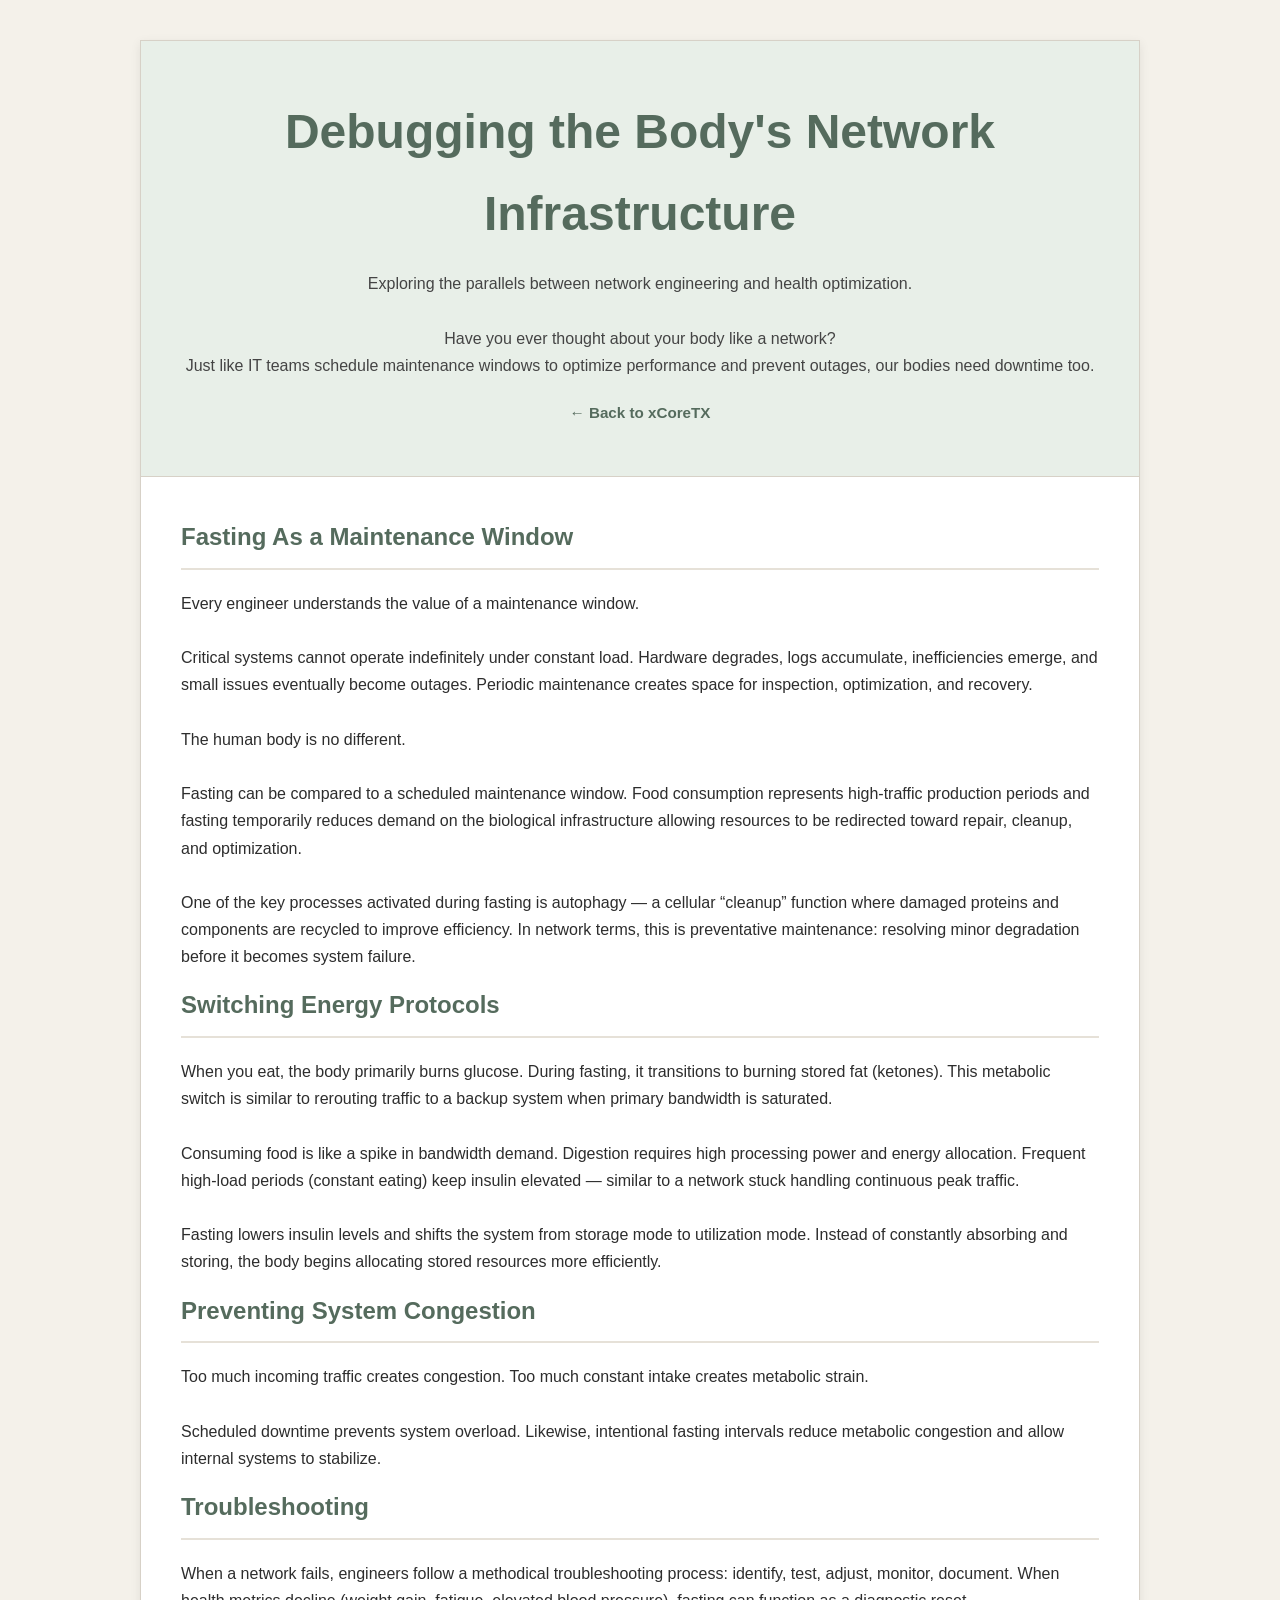
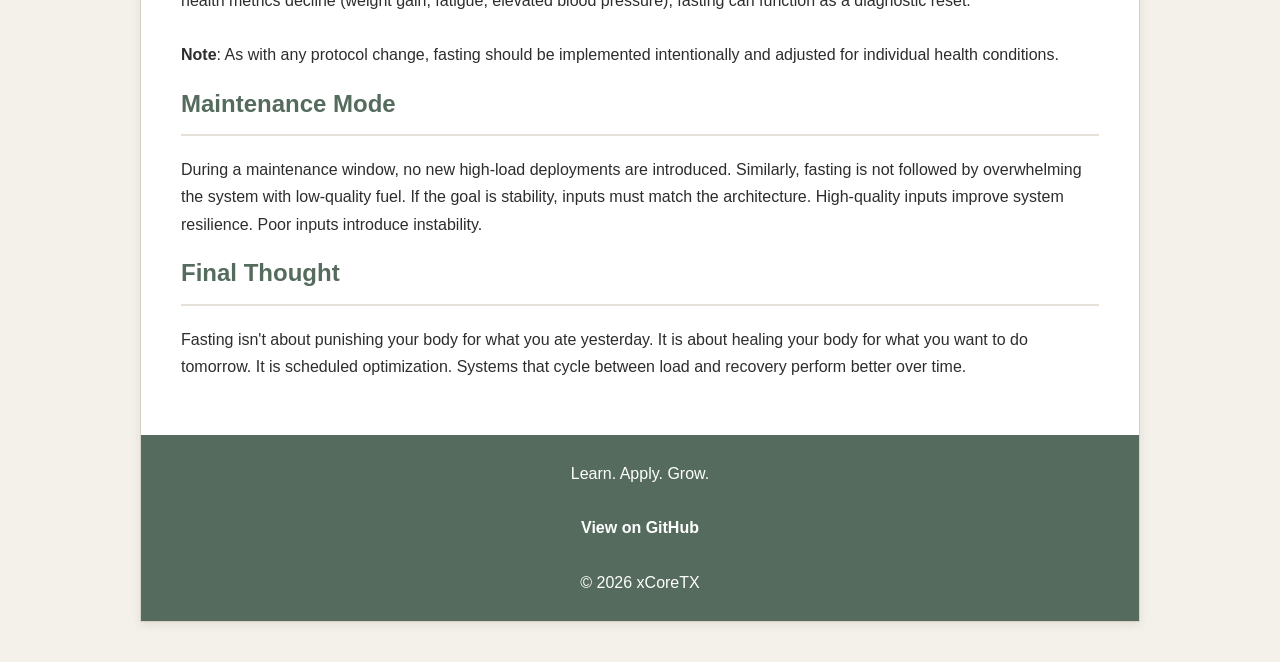
<file: notes/reflections/debugging-the-human-infrastructure.html>
<!DOCTYPE html>
<html lang="en">
  <head>
    <meta charset="UTF-8">
    <meta name="viewport" content="width=device-width, initial-scale=1.0">
    
    <title>Debugging the Body's Network Infrastructure | xCoreTX</title>
    
    <link rel="stylesheet" href="../../assets/styles.css">
  
  </head>
  
  <body>
    
    <div class="container">
      
      <header class="page-header">
        <h1>Debugging the Body's Network Infrastructure</h1>
        <p>
          Exploring the parallels between network engineering and health optimization.
          <br><br>
          Have you ever thought about your body like a network?
          <br>
          Just like IT teams schedule maintenance windows to optimize
          performance and prevent outages, our bodies need downtime too.
        </p>
        
        <div class="back">
          <a href="../../index.html">
            ← Back to xCoreTX
          </a>
        </div>
      </header>
      
      <section>

        <h2>Fasting As a Maintenance Window</h2>
        <p>
          Every engineer understands the value of a maintenance window.
          <br><br>
          
          Critical systems cannot operate indefinitely under constant load.
          Hardware degrades, logs accumulate, inefficiencies emerge,
          and small issues eventually become outages. Periodic maintenance
          creates space for inspection, optimization, and recovery.
          <br><br>

          The human body is no different.
          <br>
          <br>
          
          Fasting can be compared to a scheduled maintenance window. Food consumption
          represents high-traffic production periods and fasting temporarily reduces
          demand on the biological infrastructure allowing resources to be redirected
          toward repair, cleanup, and optimization.
          <br><br>

          One of the key processes activated during fasting is autophagy — a cellular “cleanup”
          function where damaged proteins and components are recycled to improve efficiency.
          In network terms, this is preventative maintenance: resolving minor degradation
          before it becomes system failure.
        </p>
        
        <h2>Switching Energy Protocols</h2>
        <p>
          When you eat, the body primarily burns glucose. During fasting, it transitions to burning stored fat (ketones).
          This metabolic switch is similar to rerouting traffic to a backup system when primary bandwidth is saturated.
          <br><br>

          Consuming food is like a spike in bandwidth demand. Digestion requires high processing power and energy allocation.
          Frequent high-load periods (constant eating) keep insulin elevated — similar to a network stuck handling continuous peak traffic.
          <br><br>

          Fasting lowers insulin levels and shifts the system from storage mode to utilization mode.
          Instead of constantly absorbing and storing, the body begins allocating stored resources more efficiently.
        </p>

        <h2>Preventing System Congestion</h2>
        <p>
          Too much incoming traffic creates congestion. Too much constant intake creates metabolic strain.
          <br><br>

          Scheduled downtime prevents system overload. Likewise, intentional fasting intervals reduce
          metabolic congestion and allow internal systems to stabilize.
        </p>

        <h2>Troubleshooting</h2>
        <p>
          When a network fails, engineers follow a methodical troubleshooting process: identify, test, adjust, monitor, document.
          When health metrics decline (weight gain, fatigue, elevated blood pressure), fasting can function as a diagnostic reset.
          <br><br>

          <strong>Note</strong>: As with any protocol change, fasting should be implemented intentionally and adjusted for individual health conditions.
        </p>

        <h2>Maintenance Mode</h2>
        <p>
          During a maintenance window, no new high-load deployments are introduced. Similarly,
          fasting is not followed by overwhelming the system with low-quality fuel. If the goal
          is stability, inputs must match the architecture. High-quality inputs improve system
          resilience. Poor inputs introduce instability.
        </p>

        <h2>Final Thought</h2>
        <p>
          Fasting isn't about punishing your body for what you ate yesterday. It is about
          healing your body for what you want to do tomorrow. It is scheduled optimization.
          Systems that cycle between load and recovery perform better over time.
        </p>
      
      </section>
      
      <!-- FOOTER -->
      <footer>
        
        Learn. Apply. Grow.
        
        <br><br>

        <a href="https://github.com/xcoretx" target="_blank" rel="noopener noreferrer">
          View on GitHub
        </a>
        
        <br><br>
        
        &copy; 2026 xCoreTX
      
      </footer>
    
    </div>
  
  </body>
</html>
</file>
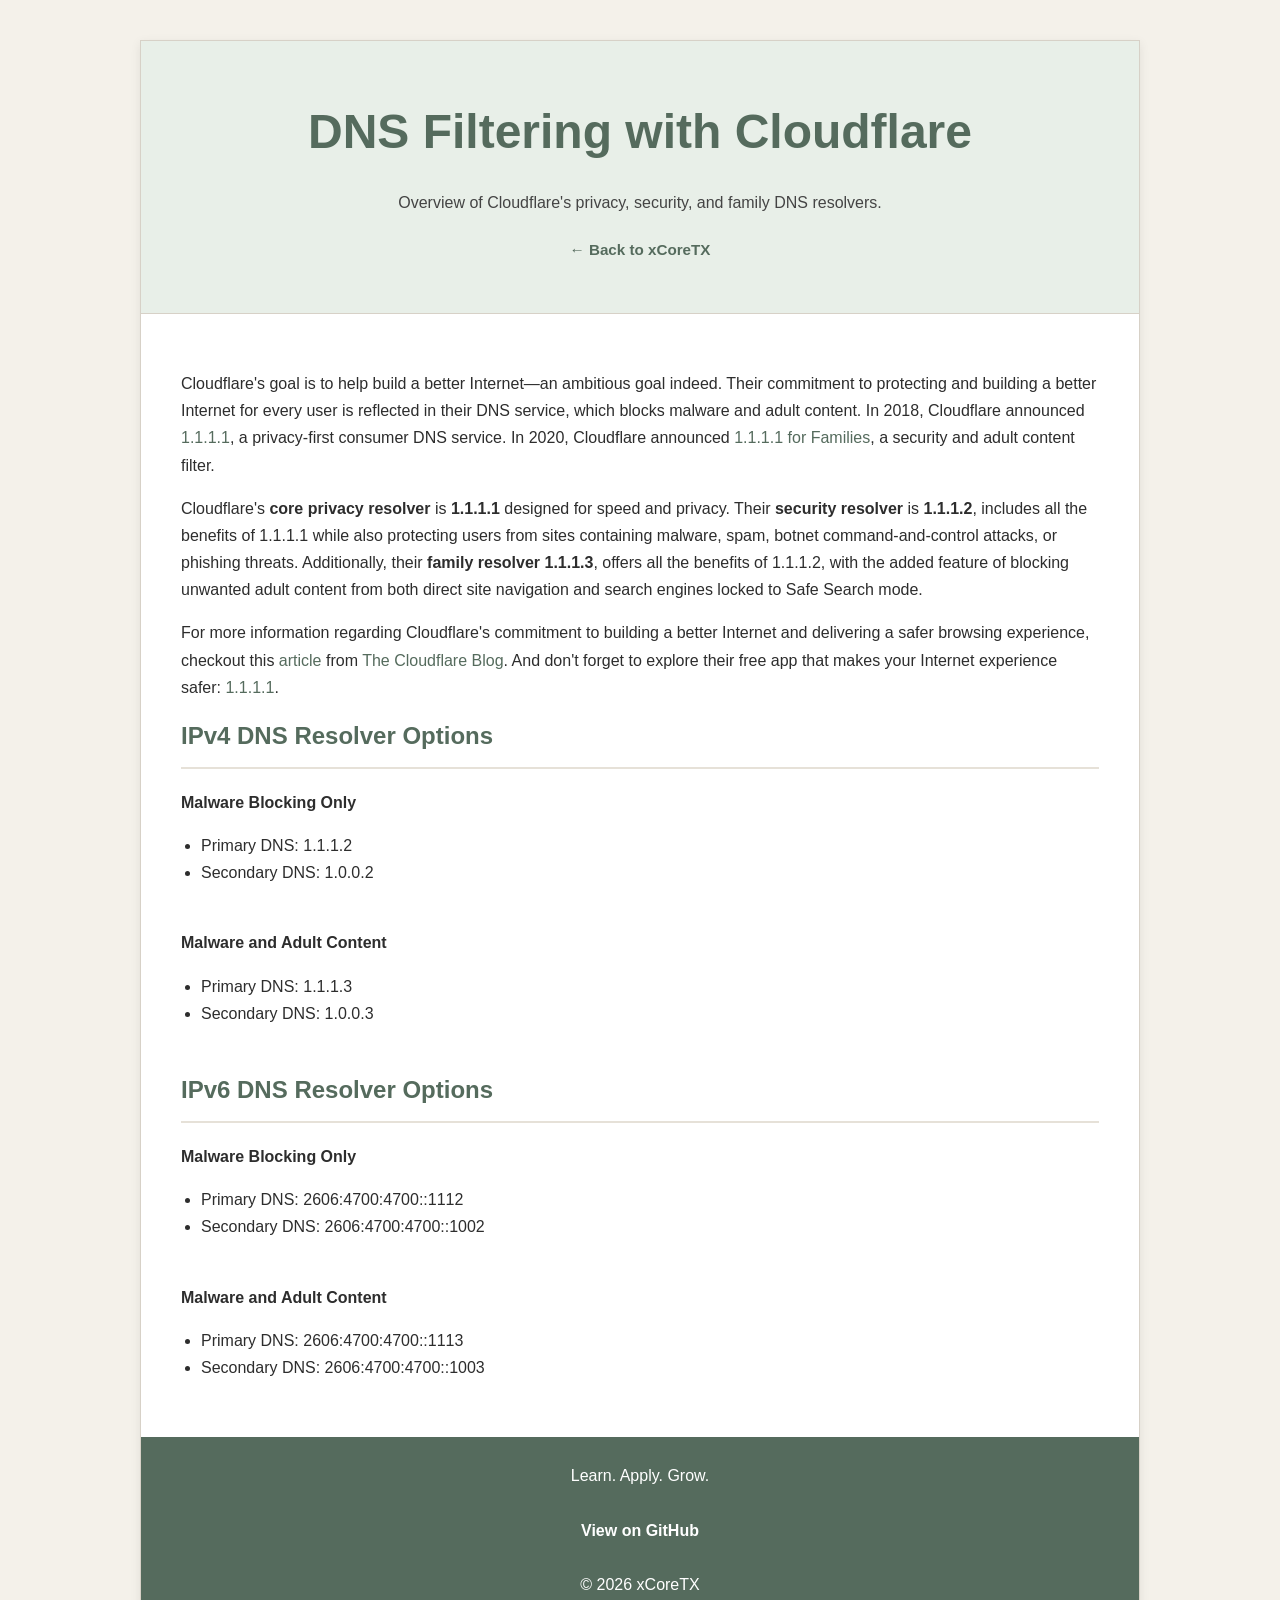
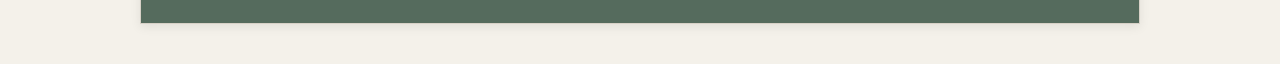
<file: notes/technical/dns-cloudflare.html>
<!DOCTYPE html>
<html lang="en">
  <head>
    <meta charset="UTF-8">
    <meta name="viewport" content="width=device-width, initial-scale=1.0">
    
    <title>DNS Filtering with Cloudflare | xCoreTX</title>
    
    <link rel="stylesheet" href="../../assets/styles.css">
  
  </head>
  
  <body>
    
    <div class="container">
      
      <header class="page-header">
        <h1>DNS Filtering with Cloudflare</h1>
        <p>
          Overview of Cloudflare's privacy, security, and family DNS resolvers.
        </p>
        
        <div class="back">
          <a href="../../index.html">
            ← Back to xCoreTX
          </a>
        </div>
      </header>
      
      <section>
        <p>
          Cloudflare's goal is to help build a better Internet&mdash;an ambitious goal indeed.
          Their commitment to protecting and building a better Internet for every user is reflected
          in their DNS service, which blocks malware and adult content.
          In 2018, Cloudflare announced <a href="https://blog.cloudflare.com/announcing-1111/" target="_blank">1.1.1.1</a>,
          a privacy-first consumer DNS service. In 2020, Cloudflare announced
          <a href="https://blog.cloudflare.com/introducing-1-1-1-1-for-families/" target="_blank">1.1.1.1 for Families</a>,
          a security and adult content filter.
        </p>

        <p>
          Cloudflare's <strong>core privacy resolver</strong> is <strong>1.1.1.1</strong> designed for speed and privacy.
          Their <strong>security resolver</strong> is <strong>1.1.1.2</strong>, includes all the benefits of 1.1.1.1 while
          also protecting users from sites containing malware, spam, botnet command-and-control attacks,
          or phishing threats. Additionally, their <strong>family resolver</strong> <strong>1.1.1.3</strong>, offers all the benefits
          of 1.1.1.2, with the added feature of blocking unwanted adult content from both direct site navigation
          and search engines locked to Safe Search mode.
        </p>

        <p>
          For more information regarding Cloudflare's commitment to building a better Internet and delivering
          a safer browsing experience, checkout this
          <a href="https://blog.cloudflare.com/safer-resolver/" target="_blank">article</a>
          from <a href="https://blog.cloudflare.com/" target="_blank">The Cloudflare Blog</a>.
          And don't forget to explore their free app that makes your Internet experience safer:
          <a href="https://one.one.one.one/" target="_blank">1.1.1.1</a>.
        </p>

        <h2>IPv4 DNS Resolver Options</h2>
        <strong>Malware Blocking Only</strong>
        <ul>
          <li>Primary DNS: 1.1.1.2</li>
          <li>Secondary DNS: 1.0.0.2</li>
        </ul>
        
        <br>

        <strong>Malware and Adult Content</strong>
        <ul>
          <li>Primary DNS: 1.1.1.3</li>
          <li>Secondary DNS: 1.0.0.3</li>
        </ul>

        <br>

        <h2>IPv6 DNS Resolver Options</h2>
        <strong>Malware Blocking Only</strong>
        <ul>
          <li>Primary DNS: 2606:4700:4700::1112</li>
          <li>Secondary DNS: 2606:4700:4700::1002</li>
        </ul>

        <br>

        <strong>Malware and Adult Content</strong>
        <ul>
          <li>Primary DNS: 2606:4700:4700::1113</li>
          <li>Secondary DNS: 2606:4700:4700::1003</li>
        </ul>

        </section>

      <!-- FOOTER -->
      <footer>
        Learn. Apply. Grow.
        <br><br>

        <a href="https://github.com/xcoretx" target="_blank" rel="noopener noreferrer">
          View on GitHub
        </a>
        <br><br>
        
        &copy; 2026 xCoreTX
      </footer>
    
    </div>
  
  </body>
</html>
</file>
<file: assets/styles.css>
/* ==========================
xCoreTX Global Styles
Shared System Stylesheet
========================== */

/* Base Reset */

* {
  box-sizing: border-box;
}

body {
  margin: 0;
  padding: 40px;
  font-family: "Helvetica Neue", Arial, sans-serif;
  line-height: 1.7;
  background-color: #F4F1EA;
  color: #2D2D2D;
}

/* ==========================
Layout Container
========================== */

.container {
  max-width: 1000px;
  margin: auto;
  background: #FFFFFF;
  border: 1px solid #D7D1C7;
  box-shadow: 0 3px 10px rgba(0,0,0,0.08);
  overflow: hidden;
}

/* ==========================
Sections
========================== */

section {
  padding: 40px;
}

/* ==========================
Typography
========================== */

h1,
h2,
h3 {
  margin-top: 0;
}

h1 {
  font-size: 3rem;
  color: #556B5D;
}

h2 {
  color: #556B5D;
  border-bottom: 2px solid #E6E1D8;
  padding-bottom: 10px;
}

p {
  margin-bottom: 15px;
}

/* ==========================
Links
========================== */

a {
  color: #556B5D;
  text-decoration: none;
}

a:hover {
  text-decoration: underline;
}

/* ==========================
Homepage Hero
========================== */

#hero {
  text-align: center;
  background: #E8EFE8;
  padding: 60px 40px;
}

.tagline {
  font-size: 1.2rem;
  font-weight: bold;
}

.motto {
  margin-top: 20px;
  color: #444;
}

.hero-divider {
  width: 60%;
  margin: 25px auto;
  border: 0;
  border-top: 1px solid #D7D1C7;
}

.mission {
  max-width: 800px;
  margin: 25px auto 0 auto;
  text-align: center;
}

/* ==========================
Internal Page Header
========================== */

.page-header {
  text-align: center;
  background: #E8EFE8;
  padding: 50px 40px;
  border-bottom: 1px solid #D7D1C7;
}

.page-header h1 {
  margin-bottom: 10px;
}

.page-header p {
  margin-bottom: 15px;
  color: #444;
}

/* ==========================
Navigation Buttons
========================== */

.nav-buttons {
  margin-top: 30px;
}

.nav-buttons a {
  display: inline-block;
  margin: 8px;
  padding: 10px 18px;
  background: #556B5D;
  color: white;
  border-radius: 4px;
}

.nav-buttons a:hover {
  background: #425448;
  text-decoration: none;
}

/* ==========================
Back Navigation
========================== */

.back {
  margin-top: 20px;
}

.back a {
  font-weight: bold;
  font-size: 0.95rem;
}

/* ==========================
Resource Cards
========================== */

.resource-card {
  margin-bottom: 20px;
  padding: 15px;
  border-left: 3px solid #556B5D;
  background: #FAFAF7;
}

.resource-card a {
  font-weight: bold;
  color: #2D3A33;
}

.resource-card p {
  margin: 5px 0 0 0;
  color: #555;
}

/* ==========================
Projects Table
========================== */

.projects-table {
  width: 100%;
  border-collapse: collapse;
}

.projects-table th,
.projects-table td {
  border: 1px solid #DDD;
  padding: 12px;
  text-align: left;
}

.projects-table th {
  background: #F3F0EA;
}

/* ==========================
Lists
========================== */

ul {
  padding-left: 20px;
}

/* ==========================
Footer
========================== */

footer {
  text-align: center;
  background: #556B5D;
  color: white;
  padding: 25px;
}

/* ==========================
Footer Links
========================== */

footer a {
  color: white;
  font-weight: bold;
}

footer a:hover {
  color: #F4F1EA;
  text-decoration: underline;
}

/* ==========================
Mobile
========================== */

@media (max-width: 768px) {

  body {
    padding: 15px;
  }

  section {
    padding: 30px;
  }

  h1 {
    font-size: 2.2rem;
  }

  .nav-buttons a {
    display: block;
    margin: 10px auto;
    max-width: 200px;
  }

}
</file>
